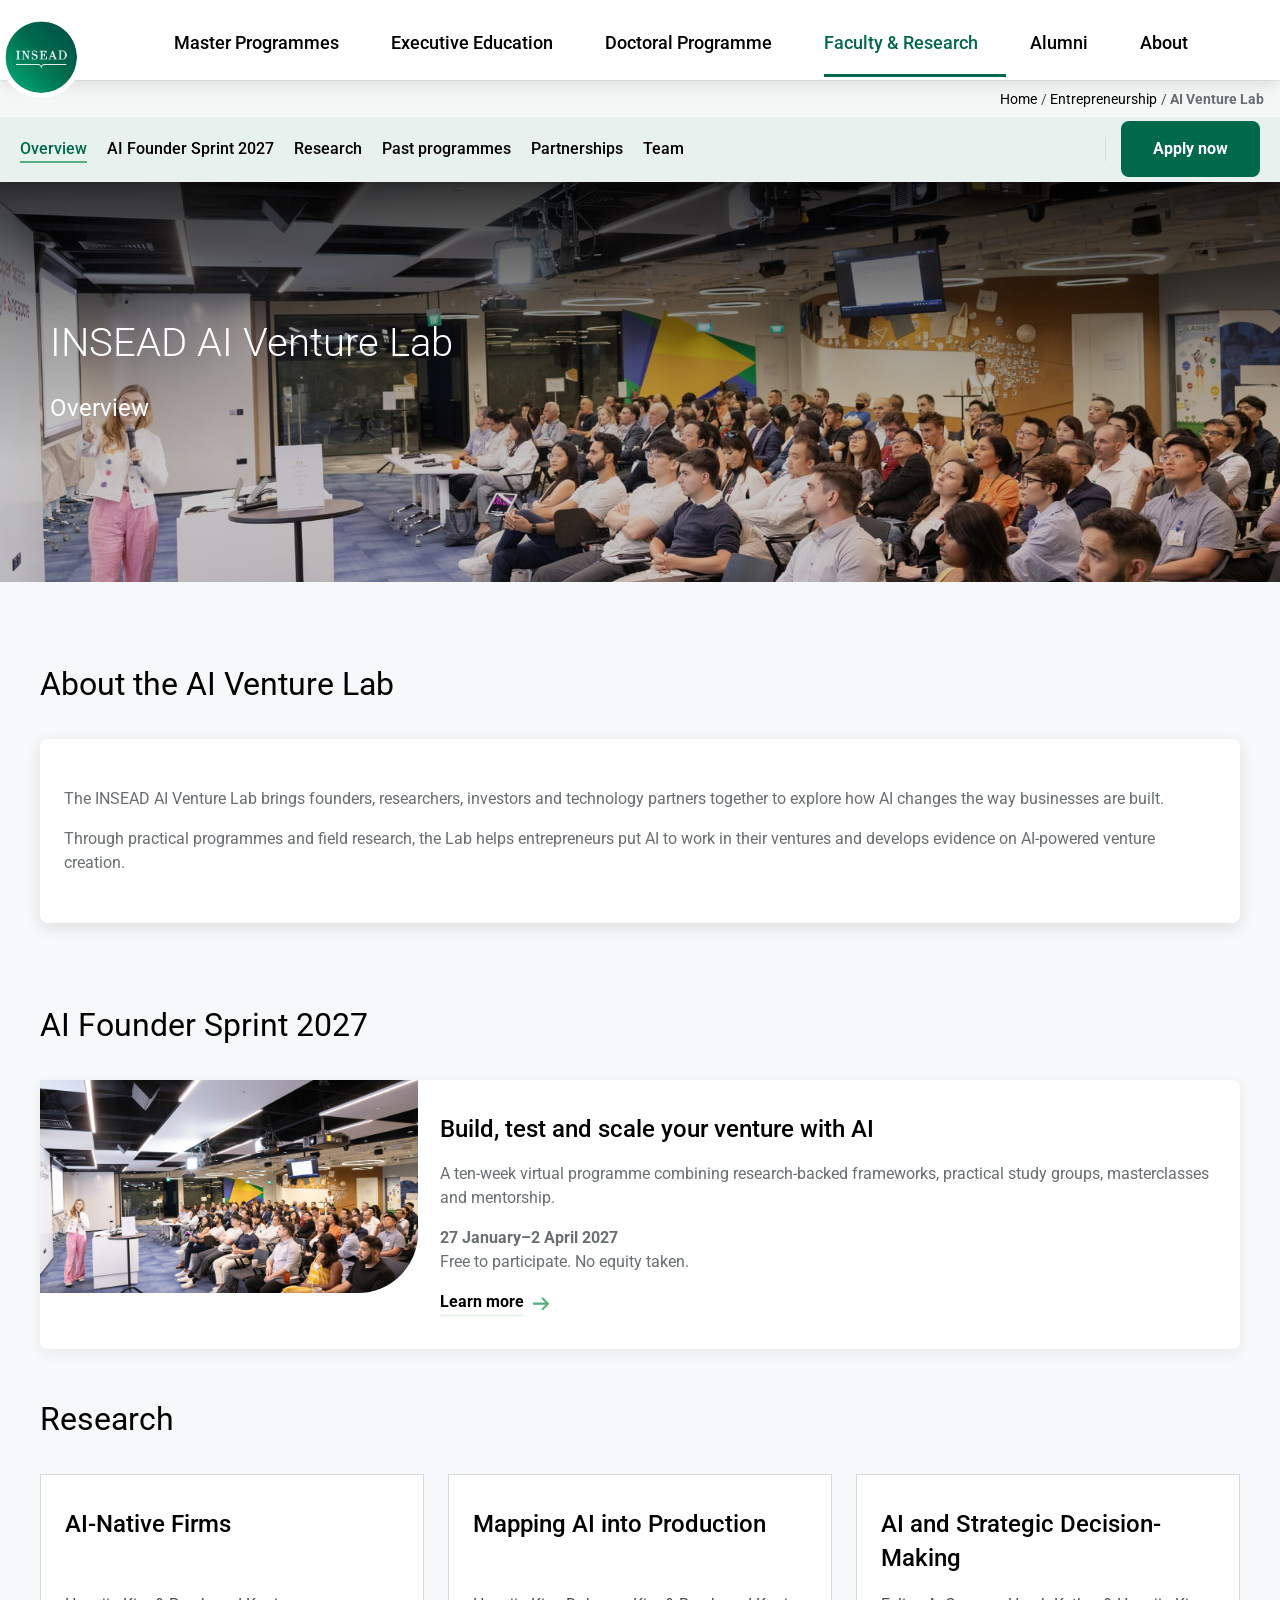
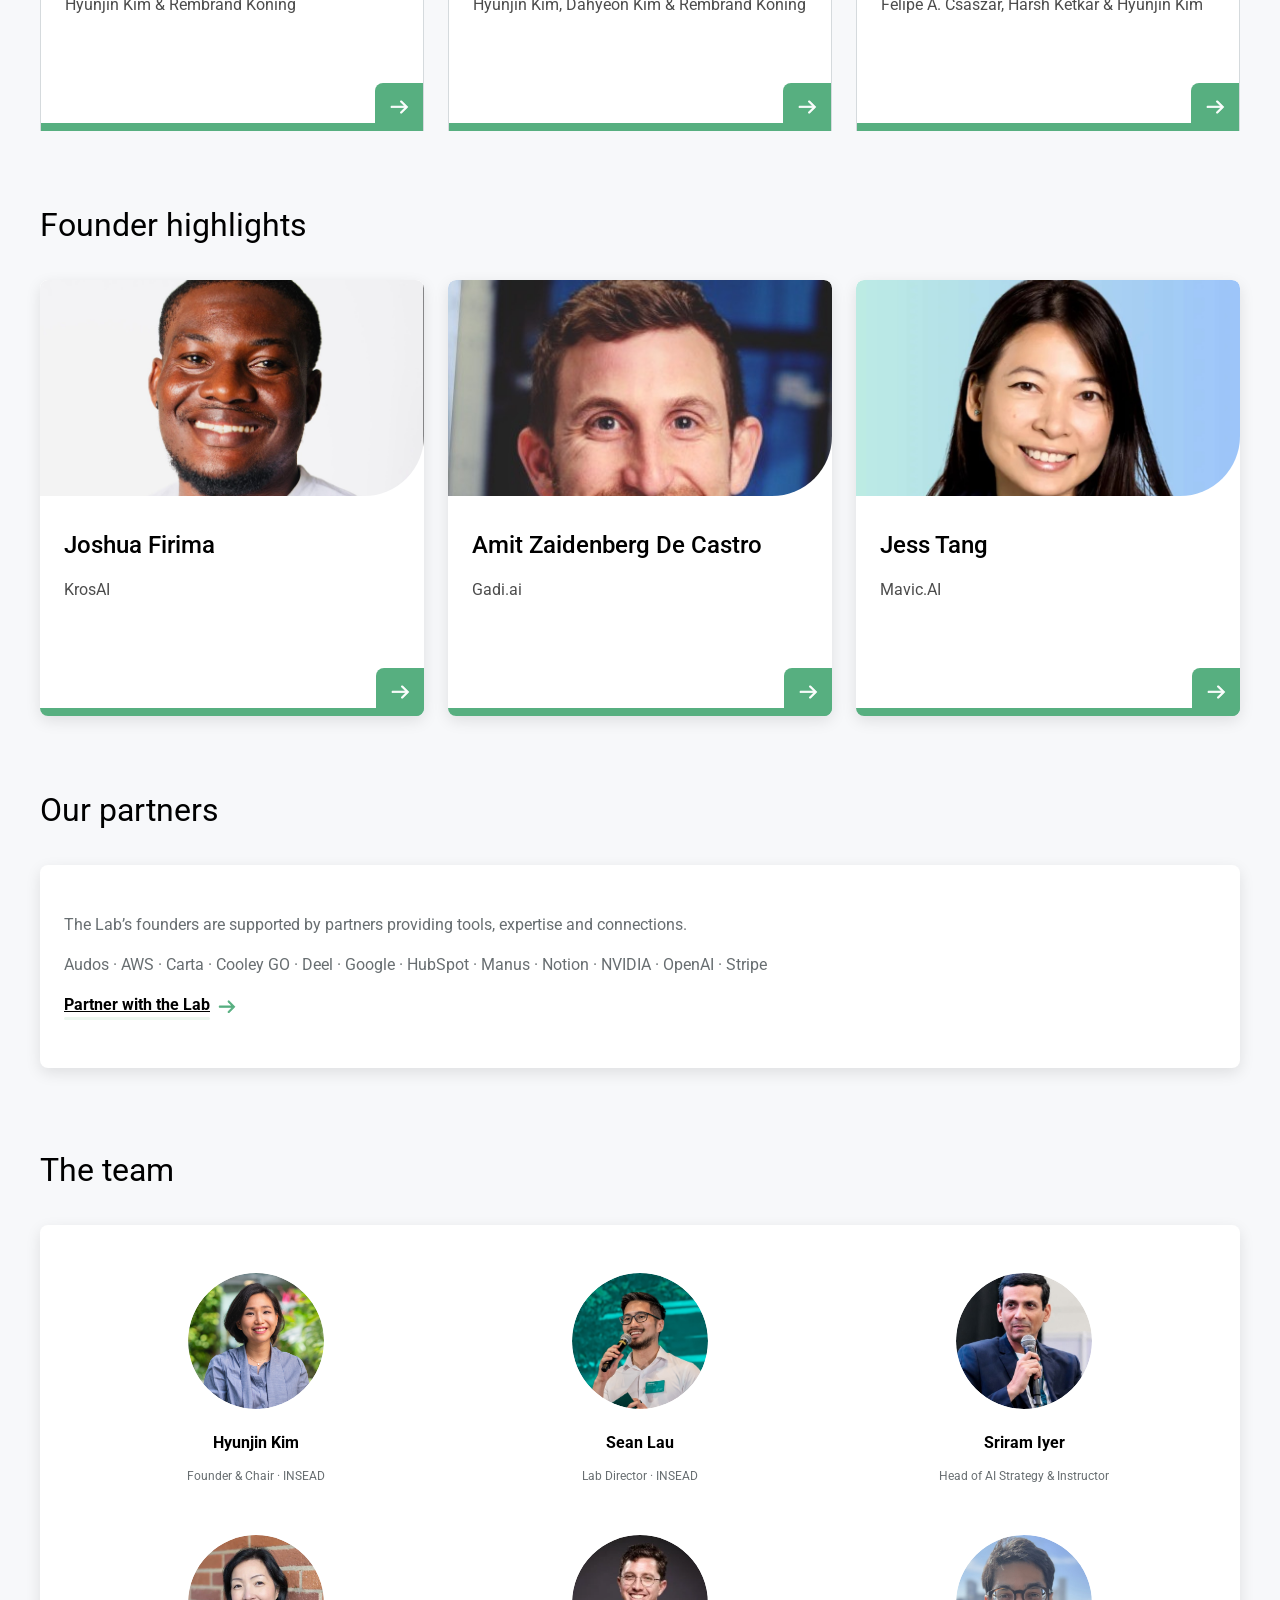
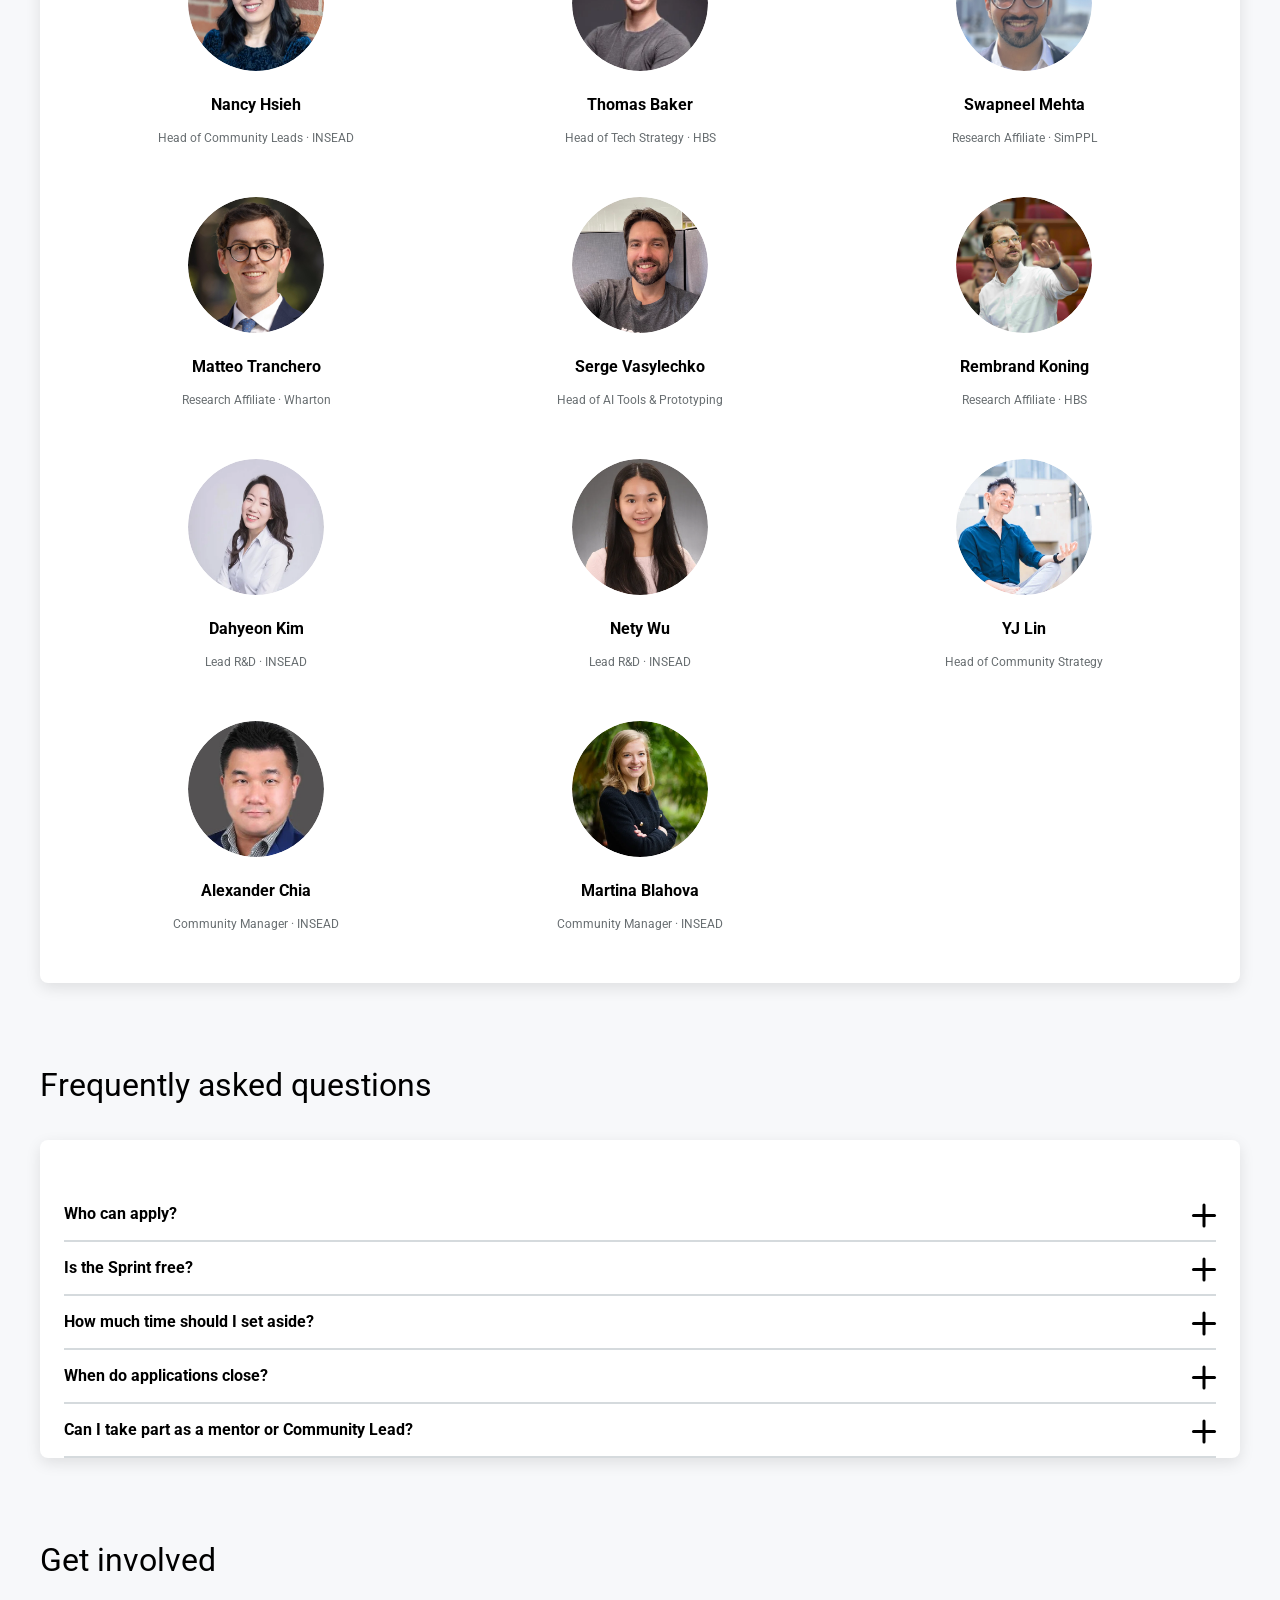
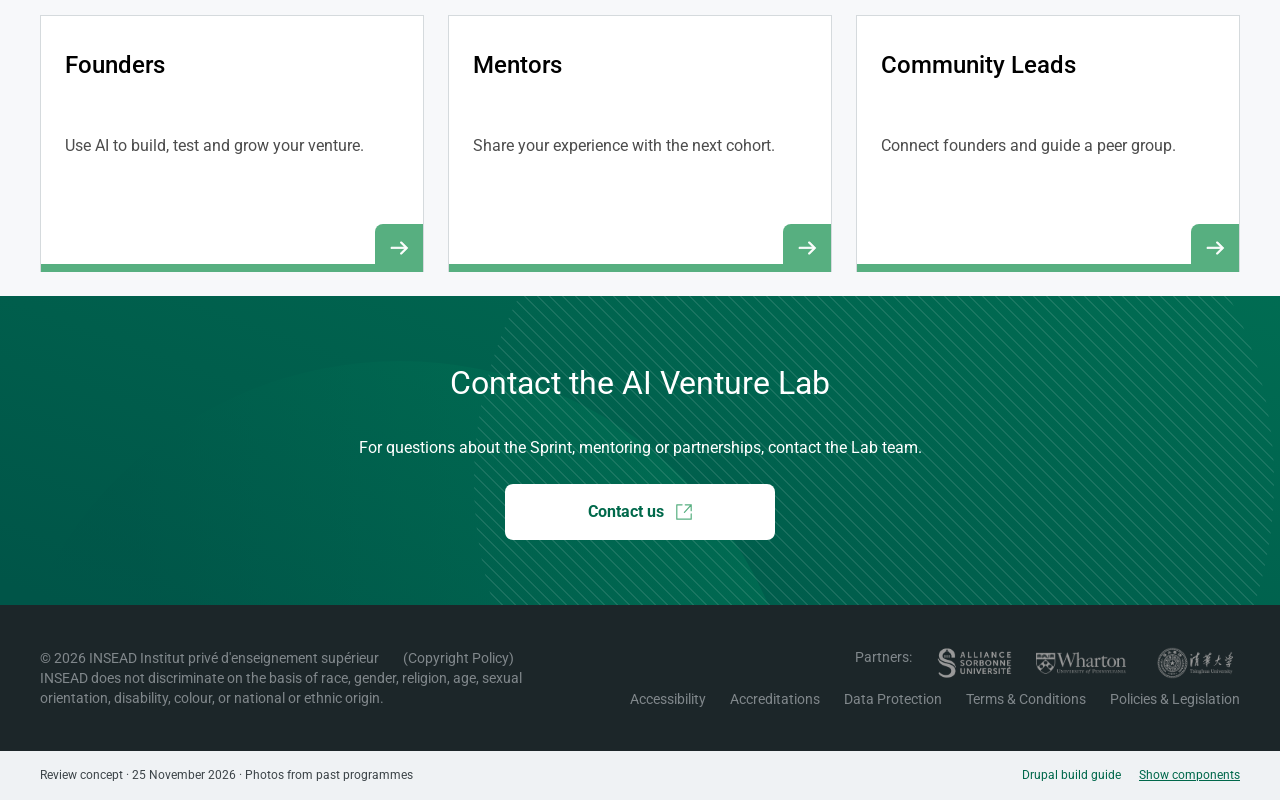
<file: index.html>
<!doctype html><html lang="en"><head><meta charset="utf-8"><meta name="viewport" content="width=device-width,initial-scale=1"><meta name="robots" content="noindex,nofollow"><title>Overview | INSEAD AI Venture Lab concept</title><link rel="stylesheet" href="fonts.css"><link rel="stylesheet" href="native.css?v=3"><link rel="stylesheet" href="preview.css?v=5"></head><body class="page__landing-page grey-view-mode grey-background has-insead-mega-menu site-insead"><a class="visually-hidden focusable" href="#main-content">Skip to main content</a><div class="layout-container"><header class="header">
              
        
  



<div class="header__primary">
  <div class="header__inner header__inner--primary">
    <button class="header__hamburger" type="button" aria-label="Open INSEAD navigation" id="global-menu-toggle"></button>
    <div class="header__branding">
              <a class="logo-link" href="https://www.insead.edu/">    

  
<img loading="eager" class="logo__image" src="insead-logo.png" alt="Logo" width="82" height="82">
  </a>          </div>
    <div class="header__inline-menu">
        <nav role="navigation" aria-labelledby="block-insead-core-mainnavigation-menu" id="block-insead-core-mainnavigation">
            
  <h2 class="visually-hidden" id="block-insead-core-mainnavigation-menu">Main navigation</h2>
  

        


<nav class="insead-mega-menu is-mm-ready" aria-label="Primary">
    <ul class="insead-mega-menu__topbar" role="menubar" aria-label="Primary">
          <li class="insead-mega-menu__topbar-item" role="none">
                          <a href="https://www.insead.edu/master-programmes" class="insead-mega-menu__topbar-trigger" role="menuitem">
            Master Programmes
                      </a>
          <span class="insead-mega-menu__topbar-caret" aria-hidden="true"></span>
              </li>
          <li class="insead-mega-menu__topbar-item" role="none">
                          <a href="https://www.insead.edu/executive-education" class="insead-mega-menu__topbar-trigger" role="menuitem">
            Executive Education
                      </a>
          <span class="insead-mega-menu__topbar-caret" aria-hidden="true"></span>
              </li>
          <li class="insead-mega-menu__topbar-item" role="none">
                          <a href="https://www.insead.edu/phd" class="insead-mega-menu__topbar-trigger" role="menuitem">
            Doctoral Programme
                      </a>
          <span class="insead-mega-menu__topbar-caret" aria-hidden="true"></span>
              </li>
          <li class="insead-mega-menu__topbar-item insead-mega-menu__topbar-item--active" role="none">
                          <a href="https://www.insead.edu/faculty-research" class="insead-mega-menu__topbar-trigger faculty-research" role="menuitem">
            Faculty &amp; Research
                      </a>
          <span class="insead-mega-menu__topbar-caret" aria-hidden="true"></span>
              </li>
          <li class="insead-mega-menu__topbar-item" role="none">
                          <a href="https://www.insead.edu/alumni" class="insead-mega-menu__topbar-trigger alumni" role="menuitem">
            Alumni
                      </a>
          <span class="insead-mega-menu__topbar-caret" aria-hidden="true"></span>
              </li>
          <li class="insead-mega-menu__topbar-item" role="none">
                          <a href="https://www.insead.edu/about-insead/the-insead-advantage" class="insead-mega-menu__topbar-trigger who-we-are" role="menuitem">
            About
                      </a>
          <span class="insead-mega-menu__topbar-caret" aria-hidden="true"></span>
              </li>
      </ul>
            </nav>

  </nav>
</div>
  </div>
</div>

            <a class="prototype-search" href="https://www.insead.edu/search" target="_blank" rel="noopener noreferrer" aria-label="Search INSEAD">⌕</a></header>
      
                    
    
    
    <div class="main"><main class="main-content" id="main-content"><div><section class="block block-system block-system-main-block clearfix block-mainpagecontent"><article class="node"><div><div class="full-width-content-template-black-background"><div class="middle-region"><section class="block block-menu-block block-menu-blocklanding-page-navigation clearfix sticky-nav-wrapper"><div class="insead-breadcrumb-nav-wrapper"><nav class="insead-breadcrumb insead-breadcrumb--in-subnav" aria-label="Breadcrumb"><ol class="insead-breadcrumb__list"><li class="insead-breadcrumb__item"><a class="insead-breadcrumb__link" href="https://www.insead.edu" target="_blank" rel="noopener noreferrer">Home</a></li><li class="insead-breadcrumb__item"><a class="insead-breadcrumb__link" href="https://www.insead.edu/insead-centre-entrepreneurship" target="_blank" rel="noopener noreferrer">Entrepreneurship</a></li><li class="insead-breadcrumb__item is-current"><span class="insead-breadcrumb__text">AI Venture Lab</span></li></ol></nav></div><div class="insead-sub-menu-bar"><div class="insead-sub-menu-bar__menu"><nav class="insead-sub-menu" aria-label="AI Venture Lab"><div class="insead-sub-menu__bar-row"><button type="button" class="insead-sub-menu__trigger" id="local-menu-toggle" aria-expanded="false" aria-controls="local-menu"><span class="insead-sub-menu__trigger-label">Overview</span><span class="insead-sub-menu__trigger-icon" aria-hidden="true"></span></button></div><div class="insead-sub-menu__drawer" id="local-menu"><ul class="insead-sub-menu__list insead-sub-menu__list--l1"><li class="insead-sub-menu__item insead-sub-menu__item--l1 is-active"><a class="insead-sub-menu__link" href="index.html">Overview</a></li><li class="insead-sub-menu__item insead-sub-menu__item--l1"><a class="insead-sub-menu__link" href="sprint2027.html">AI Founder Sprint 2027</a></li><li class="insead-sub-menu__item insead-sub-menu__item--l1"><a class="insead-sub-menu__link" href="index.html#research">Research</a></li><li class="insead-sub-menu__item insead-sub-menu__item--l1"><a class="insead-sub-menu__link" href="past-programmes.html">Past programmes</a></li><li class="insead-sub-menu__item insead-sub-menu__item--l1"><a class="insead-sub-menu__link" href="partnerships.html">Partnerships</a></li><li class="insead-sub-menu__item insead-sub-menu__item--l1"><a class="insead-sub-menu__link" href="index.html#team">Team</a></li></ul></div></nav></div><div class="insead-sub-menu-bar__actions"><a class="button button--primary" href="https://venture-lab.ai/apply/founder" target="_blank" rel="noopener noreferrer">Apply now</a></div></div></section><section class="block block-layout-builder block-inline-blocktop-banner block--view-mode-default clearfix banner-analytics" data-native="Top Banner · plain banner"><div class="plain-banner plain-banner--bt-margin"><div class="plain-banner__container text-white"><div class="plain-banner__item"><div class="plain-banner__figure"><picture class="image"><img class="image" src="sprint-2025.jpg" alt="Speaker and audience at the AI Founder Sprint 2025"></picture></div><div class="plain-banner__content"><div class="plain-banner__wrapper"><h1 class="h2 h2--plain-banner-heading">INSEAD AI Venture Lab</h1><p class="paragraph plain-banner__description">Overview</p></div></div></div></div></div></section></div></div><div class="layout layout--onecol"><div class="layout__region layout__region--content"><section class="block block-layout-builder block-inline-blockcontent-block block--view-mode-full clearfix" data-native="Section → Text"><div class="paragraph-section paragraph-section--with-bg section" id="about"><div class="section-title-cta"><h2 class="h2">About the AI Venture Lab</h2></div><div class="paragraph-section__container paragraph-section__container--with-bg"><div class="layout layout--onecol"><div class="layout__region layout__region--content"><div class="component-region-content text"><div class="text-long"><p>The INSEAD AI Venture Lab brings founders, researchers, investors and technology partners together to explore how AI changes the way businesses are built.</p><p>Through practical programmes and field research, the Lab helps entrepreneurs put AI to work in their ventures and develops evidence on AI-powered venture creation.</p></div></div></div></div></div></div></section><section class="block block-layout-builder block-inline-blockcontent-block block--view-mode-full clearfix" data-native="External Listing Content · image/text presentation"><div class="paragraph-section section" id="sprint"><div class="section-title-cta"><h2 class="h2">AI Founder Sprint 2027</h2></div><div class="layout layout--onecol"><div class="layout__region layout__region--content"><div class="image-text-variant-three external-listing-events component-region-content"><div class="image-text-variant-three__left"><picture class="image"><img class="image" src="sprint-2025.jpg" alt="AI Founder Sprint 2025" style="aspect-ratio:16/9;object-fit:cover;object-position:50% 20%"></picture></div><div class="image-text-variant-three__right"><h3 class="h3 h3--image-text-title">Build, test and scale your venture with AI</h3><div class="image-text-variant-three__description"><p>A ten-week virtual programme combining research-backed frameworks, practical study groups, masterclasses and mentorship.</p><p><strong>27 January–2 April 2027</strong><br>Free to participate. No equity taken.</p></div><div class="link-arrow"><a class="with-arrow__link" href="sprint2027.html">Learn more</a></div></div></div></div></div></div></section><section class="block block-layout-builder block-inline-blockcontent-block block--view-mode-full clearfix" data-native="Section → External Listing Content · text cards"><div class="paragraph-section section" id="research"><div class="section-title-cta"><h2 class="h2">Research</h2></div><div class="layout layout--onecol"><div class="layout__region layout__region--content"><div class="component-region-content external-listing-content"><div class="grid grid--article-card"><a class="grid__item grid__item--one-third link" href="https://papers.ssrn.com/sol3/papers.cfm?abstract_id=6905079" target="_blank" rel="noopener noreferrer"><div class="card-object card-object--without-media external-listing-events"><div class="list-object"><h3 class="h3 list-object__heading">AI-Native Firms</h3><div class="list-object__description">Hyunjin Kim & Rembrand Koning</div><span class="link link--view-more">Learn more</span></div></div></a><a class="grid__item grid__item--one-third link" href="https://sites.insead.edu/facultyresearch/research/doc.cfm?did=75343" target="_blank" rel="noopener noreferrer"><div class="card-object card-object--without-media external-listing-events"><div class="list-object"><h3 class="h3 list-object__heading">Mapping AI into Production</h3><div class="list-object__description">Hyunjin Kim, Dahyeon Kim & Rembrand Koning</div><span class="link link--view-more">Learn more</span></div></div></a><a class="grid__item grid__item--one-third link" href="https://sites.insead.edu/facultyresearch/research/doc.cfm?did=73275" target="_blank" rel="noopener noreferrer"><div class="card-object card-object--without-media external-listing-events"><div class="list-object"><h3 class="h3 list-object__heading">AI and Strategic Decision-Making</h3><div class="list-object__description">Felipe A. Csaszar, Harsh Ketkar & Hyunjin Kim</div><span class="link link--view-more">Learn more</span></div></div></a></div></div></div></div></div></section><section class="block block-layout-builder block-inline-blockcontent-block block--view-mode-full clearfix" data-native="Section → External Listing Content · image cards"><div class="paragraph-section section" id="founders"><div class="section-title-cta"><h2 class="h2">Founder highlights</h2></div><div class="layout layout--onecol"><div class="layout__region layout__region--content"><div class="component-region-content external-listing-content"><div class="grid grid--article-card"><a class="grid__item grid__item--one-third link" href="https://venture-lab.ai/past-programs" target="_blank" rel="noopener noreferrer"><div class="card-object card-object--with-media external-listing-events"><div class="card-object__figure"><picture class="image"><img class="image" src="joshua-firima.jpeg" alt="Joshua Firima" style="aspect-ratio:16/9;object-fit:cover;object-position:50% 20%"></picture></div><div class="list-object"><h3 class="h3 list-object__heading">Joshua Firima</h3><div class="list-object__description"><p>KrosAI</p></div><span class="link link--view-more">Learn more</span></div></div></a><a class="grid__item grid__item--one-third link" href="https://venture-lab.ai/past-programs" target="_blank" rel="noopener noreferrer"><div class="card-object card-object--with-media external-listing-events"><div class="card-object__figure"><picture class="image"><img class="image" src="amit-zaidenberg.jpeg" alt="Amit Zaidenberg De Castro" style="aspect-ratio:16/9;object-fit:cover;object-position:50% 20%"></picture></div><div class="list-object"><h3 class="h3 list-object__heading">Amit Zaidenberg De Castro</h3><div class="list-object__description"><p>Gadi.ai</p></div><span class="link link--view-more">Learn more</span></div></div></a><a class="grid__item grid__item--one-third link" href="https://venture-lab.ai/past-programs" target="_blank" rel="noopener noreferrer"><div class="card-object card-object--with-media external-listing-events"><div class="card-object__figure"><picture class="image"><img class="image" src="jess-tang-crop.jpg" alt="Jess Tang" style="aspect-ratio:16/9;object-fit:cover;object-position:50% 20%"></picture></div><div class="list-object"><h3 class="h3 list-object__heading">Jess Tang</h3><div class="list-object__description"><p>Mavic.AI</p></div><span class="link link--view-more">Learn more</span></div></div></a></div></div></div></div></div></section><section class="block block-layout-builder block-inline-blockcontent-block block--view-mode-full clearfix" data-native="Section → Text"><div class="paragraph-section paragraph-section--with-bg section" id="partners"><div class="section-title-cta"><h2 class="h2">Our partners</h2></div><div class="paragraph-section__container paragraph-section__container--with-bg"><div class="layout layout--onecol"><div class="layout__region layout__region--content"><div class="component-region-content text"><div class="text-long"><p>The Lab’s founders are supported by partners providing tools, expertise and connections.</p><p>Audos · AWS · Carta · Cooley GO · Deel · Google · HubSpot · Manus · Notion · NVIDIA · OpenAI · Stripe</p><div class="link-arrow"><a class="with-arrow__link" href="partnerships.html">Partner with the Lab</a></div></div></div></div></div></div></div></section><section class="block block-layout-builder block-inline-blockcontent-block block--view-mode-full clearfix" data-native="Section → Related Content · Profile Cards"><div class="paragraph-section paragraph-section--with-bg section" id="team"><div class="section-title-cta"><h2 class="h2">The team</h2></div><div class="paragraph-section__container paragraph-section__container--with-bg"><div class="layout layout--onecol"><div class="layout__region layout__region--content"><div class="component-region-content related-content"><div class="profile-card profile-card-- component-region-content related-content"><div class="profile-info"><div class="profile-info__profile-image"><picture class="image"><img class="image" style="width:100%;height:100%;object-fit:cover" src="hyunjin-kim-DU73h3ld.webp" alt="Hyunjin Kim"></picture></div><div class="profile-info__profile-text"><div class="profile-info__profile-name-card"><h3 class="h5 author-profile">Hyunjin Kim</h3></div><p class="paragraph designation">Founder & Chair · INSEAD</p></div></div><div class="profile-info"><div class="profile-info__profile-image"><picture class="image"><img class="image" style="width:100%;height:100%;object-fit:cover" src="sean-lau.jpg" alt="Sean Lau"></picture></div><div class="profile-info__profile-text"><div class="profile-info__profile-name-card"><h3 class="h5 author-profile">Sean Lau</h3></div><p class="paragraph designation">Lab Director · INSEAD</p></div></div><div class="profile-info"><div class="profile-info__profile-image"><picture class="image"><img class="image" style="width:100%;height:100%;object-fit:cover" src="sriram-iyer-3.jpg" alt="Sriram Iyer"></picture></div><div class="profile-info__profile-text"><div class="profile-info__profile-name-card"><h3 class="h5 author-profile">Sriram Iyer</h3></div><p class="paragraph designation">Head of AI Strategy & Instructor</p></div></div><div class="profile-info"><div class="profile-info__profile-image"><picture class="image"><img class="image" style="width:100%;height:100%;object-fit:cover" src="nancy-hsieh-B7uFYmL9.webp" alt="Nancy Hsieh"></picture></div><div class="profile-info__profile-text"><div class="profile-info__profile-name-card"><h3 class="h5 author-profile">Nancy Hsieh</h3></div><p class="paragraph designation">Head of Community Leads · INSEAD</p></div></div><div class="profile-info"><div class="profile-info__profile-image"><picture class="image"><img class="image" style="width:100%;height:100%;object-fit:cover" src="thomas-baker-QJCjmIYq.webp" alt="Thomas Baker"></picture></div><div class="profile-info__profile-text"><div class="profile-info__profile-name-card"><h3 class="h5 author-profile">Thomas Baker</h3></div><p class="paragraph designation">Head of Tech Strategy · HBS</p></div></div><div class="profile-info"><div class="profile-info__profile-image"><picture class="image"><img class="image" style="width:100%;height:100%;object-fit:cover" src="swapneel-mehta.jpg" alt="Swapneel Mehta"></picture></div><div class="profile-info__profile-text"><div class="profile-info__profile-name-card"><h3 class="h5 author-profile">Swapneel Mehta</h3></div><p class="paragraph designation">Research Affiliate · SimPPL</p></div></div><div class="profile-info"><div class="profile-info__profile-image"><picture class="image"><img class="image" style="width:100%;height:100%;object-fit:cover" src="matteo-tranchero.jpg" alt="Matteo Tranchero"></picture></div><div class="profile-info__profile-text"><div class="profile-info__profile-name-card"><h3 class="h5 author-profile">Matteo Tranchero</h3></div><p class="paragraph designation">Research Affiliate · Wharton</p></div></div><div class="profile-info"><div class="profile-info__profile-image"><picture class="image"><img class="image" style="width:100%;height:100%;object-fit:cover" src="serge-vasylechko-me3EJpKC.webp" alt="Serge Vasylechko"></picture></div><div class="profile-info__profile-text"><div class="profile-info__profile-name-card"><h3 class="h5 author-profile">Serge Vasylechko</h3></div><p class="paragraph designation">Head of AI Tools & Prototyping</p></div></div><div class="profile-info"><div class="profile-info__profile-image"><picture class="image"><img class="image" style="width:100%;height:100%;object-fit:cover" src="rembrand-koning-CyjeFf4n.webp" alt="Rembrand Koning"></picture></div><div class="profile-info__profile-text"><div class="profile-info__profile-name-card"><h3 class="h5 author-profile">Rembrand Koning</h3></div><p class="paragraph designation">Research Affiliate · HBS</p></div></div><div class="profile-info"><div class="profile-info__profile-image"><picture class="image"><img class="image" style="width:100%;height:100%;object-fit:cover" src="dahyeon-kim-BDwVLeGD.webp" alt="Dahyeon Kim"></picture></div><div class="profile-info__profile-text"><div class="profile-info__profile-name-card"><h3 class="h5 author-profile">Dahyeon Kim</h3></div><p class="paragraph designation">Lead R&D · INSEAD</p></div></div><div class="profile-info"><div class="profile-info__profile-image"><picture class="image"><img class="image" style="width:100%;height:100%;object-fit:cover" src="nety-wu-BMD_rjvN.webp" alt="Nety Wu"></picture></div><div class="profile-info__profile-text"><div class="profile-info__profile-name-card"><h3 class="h5 author-profile">Nety Wu</h3></div><p class="paragraph designation">Lead R&D · INSEAD</p></div></div><div class="profile-info"><div class="profile-info__profile-image"><picture class="image"><img class="image" style="width:100%;height:100%;object-fit:cover" src="yj-lin-Db3J1F6Q.webp" alt="YJ Lin"></picture></div><div class="profile-info__profile-text"><div class="profile-info__profile-name-card"><h3 class="h5 author-profile">YJ Lin</h3></div><p class="paragraph designation">Head of Community Strategy</p></div></div><div class="profile-info"><div class="profile-info__profile-image"><picture class="image"><img class="image" style="width:100%;height:100%;object-fit:cover" src="alexander-chia-CP0M5kD4.webp" alt="Alexander Chia"></picture></div><div class="profile-info__profile-text"><div class="profile-info__profile-name-card"><h3 class="h5 author-profile">Alexander Chia</h3></div><p class="paragraph designation">Community Manager · INSEAD</p></div></div><div class="profile-info"><div class="profile-info__profile-image"><picture class="image"><img class="image" style="width:100%;height:100%;object-fit:cover" src="martina-blahova-SiBJsA2p.webp" alt="Martina Blahova"></picture></div><div class="profile-info__profile-text"><div class="profile-info__profile-name-card"><h3 class="h5 author-profile">Martina Blahova</h3></div><p class="paragraph designation">Community Manager · INSEAD</p></div></div></div></div></div></div></div></div></section><section class="block block-layout-builder block-inline-blockcontent-block block--view-mode-full clearfix" data-native="Section → Accordion → Text"><div class="paragraph-section paragraph-section--with-bg section" id="faq"><div class="section-title-cta"><h2 class="h2">Frequently asked questions</h2></div><div class="paragraph-section__container paragraph-section__container--with-bg"><div class="layout layout--onecol"><div class="layout__region layout__region--content"><div class="component-region-content"><dl class="accordion accordion--border_top component-region-content"><dt class="accordion__title accordion__title--gap-small"><button class="native-accordion-button" aria-expanded="false" aria-controls="answer-0">Who can apply?</button></dt><dd class="accordion__content" id="answer-0"><div class="component-region-content text"><div class="text-long"><p>Early-stage founders from anywhere in the world can apply. You must be at least 18. You do not need an INSEAD affiliation or an AI product.</p></div></div></dd></dl></div><div class="component-region-content"><dl class="accordion accordion--border_top component-region-content"><dt class="accordion__title accordion__title--gap-small"><button class="native-accordion-button" aria-expanded="false" aria-controls="answer-1">Is the Sprint free?</button></dt><dd class="accordion__content" id="answer-1"><div class="component-region-content text"><div class="text-long"><p>Yes. There are no participation fees and the Lab takes no equity.</p></div></div></dd></dl></div><div class="component-region-content"><dl class="accordion accordion--border_top component-region-content"><dt class="accordion__title accordion__title--gap-small"><button class="native-accordion-button" aria-expanded="false" aria-controls="answer-2">How much time should I set aside?</button></dt><dd class="accordion__content" id="answer-2"><div class="component-region-content text"><div class="text-long"><p>Plan for around 2–3 hours each week during onboarding and the final weeks, and 4–5 hours each week during the build phase. The Sprint does not require full-time availability.</p></div></div></dd></dl></div><div class="component-region-content"><dl class="accordion accordion--border_top component-region-content"><dt class="accordion__title accordion__title--gap-small"><button class="native-accordion-button" aria-expanded="false" aria-controls="answer-3">When do applications close?</button></dt><dd class="accordion__content" id="answer-3"><div class="component-region-content text"><div class="text-long"><p>Applications close on 1 December 2026 at 11:59 pm Singapore time (GMT+8). Selected founders are expected to be notified in early January 2027.</p></div></div></dd></dl></div><div class="component-region-content"><dl class="accordion accordion--border_top component-region-content"><dt class="accordion__title accordion__title--gap-small"><button class="native-accordion-button" aria-expanded="false" aria-controls="answer-4">Can I take part as a mentor or Community Lead?</button></dt><dd class="accordion__content" id="answer-4"><div class="component-region-content text"><div class="text-long"><p>Yes. The Lab welcomes mentors and Community Leads. Use the involvement links below to learn more and apply.</p></div></div></dd></dl></div></div></div></div></div></section><section class="block block-layout-builder block-inline-blockcontent-block block--view-mode-full clearfix" data-native="Section → External Listing Content · text cards"><div class="paragraph-section section" id="get-involved"><div class="section-title-cta"><h2 class="h2">Get involved</h2></div><div class="layout layout--onecol"><div class="layout__region layout__region--content"><div class="component-region-content external-listing-content"><div class="grid grid--article-card"><a class="grid__item grid__item--one-third link" href="https://venture-lab.ai/apply/founder" target="_blank" rel="noopener noreferrer"><div class="card-object card-object--without-media external-listing-events"><div class="list-object"><h3 class="h3 list-object__heading">Founders</h3><div class="list-object__description">Use AI to build, test and grow your venture.</div><span class="link link--view-more">Learn more</span></div></div></a><a class="grid__item grid__item--one-third link" href="https://venture-lab.ai/apply/mentor" target="_blank" rel="noopener noreferrer"><div class="card-object card-object--without-media external-listing-events"><div class="list-object"><h3 class="h3 list-object__heading">Mentors</h3><div class="list-object__description">Share your experience with the next cohort.</div><span class="link link--view-more">Learn more</span></div></div></a><a class="grid__item grid__item--one-third link" href="https://venture-lab.ai/apply/community-lead" target="_blank" rel="noopener noreferrer"><div class="card-object card-object--without-media external-listing-events"><div class="list-object"><h3 class="h3 list-object__heading">Community Leads</h3><div class="list-object__description">Connect founders and guide a peer group.</div><span class="link link--view-more">Learn more</span></div></div></a></div></div></div></div></div></section></div></div><div class="full-width-content-template-black-background"><div class="middle-region"><section class="bottom-banner  block block-layout-builder block-inline-blockbottom-banner block--view-mode-full clearfix">
    
    
  <div class="bottom-banner__content">
    
  
  

  <div class="banner-cta">
          

<h2 class="h2 h2--clr-white banner-cta__heading">Contact the AI Venture Lab</h2>
              <div class="banner-cta__description">For questions about the Sprint, mentoring or partnerships, contact the Lab team.</div><div class="banner-cta__cta-links">
                            <a class="button button--secondary-large button--is-external" target="_blank" href="mailto:aiventurelab@insead.edu">Contact us</a>              </div>
      </div>
  </div>
</section>

      </div></div></div></article></section></div></main></div><footer class="footer">
      <div class="footer__bottom-section">
        <div class="footer__wrapper">
          <div class="footer__bottom">
              <div class="footer__bottom-left">
                      <div>
    <section id="block-copyrightblock" class="block block-insd-library block-copyright-block clearfix">
  
    
      <div class="clear-both footer-copyright">
  <p class="paragraph">
    © 2026 INSEAD Institut privé d'enseignement supérieur
  </p>
      <ul class="footer-menu footer-menu--horizontal footer-menu--dark-menu">
              <li class="footer-menu__item">
          <a class="footer-menu__link" href="https://www.insead.edu/copyright">
            <span>(Copyright Policy)</span>
          </a>
        </li>
          </ul>
  </div>

  </section>
<section id="block-copyrightblock-2" class="block block-insd-library block-copyright-block clearfix">
  
    
      <div class="clear-both footer-copyright">
  <p class="paragraph">
    INSEAD does not discriminate on the basis of race, gender, religion, age, sexual orientation, disability, colour, or national or ethnic origin.
  </p>
  </div>

  </section>

  </div>

  
                  
<ul class="footer-menu footer-menu--horizontal">
    
      </ul>
              </div>
            <div class="footer__bottom-right">
                    <div>
    

<div id="block-globalfooterotherinseadsites" class="footer__bottom-right">
  <nav role="navigation" aria-labelledby="block-globalfooterotherinseadsites-menu" class="footer__bottom-right">
            
          
<p class="paragraph">
      Partners:
  </p>
        

              
  
  


  <ul class="menu-with-image">
      <li class="menu-with-image__item">
            
      <a href="https://www.insead.edu/inst-sorbonne-universite-partnership" target="_self" class="menu-with-image__link" submenu_link_seperator="0">                  
  
  <div class="menu_link_content menu-link-contentpartners view-mode-default menu-dropdown menu-dropdown-0 menu-type-default">
              
            <div><div>
  
  
            <div>  <img loading="eager" src="native-d160ad2938.png" width="213" height="90" alt="Sorbonne Logo" typeof="foaf:Image">

</div>
      
</div>
</div>
      
      </div>



              </a>
    </li>
      <li class="menu-with-image__item">
            
      <a href="https://www.insead.edu/wharton-alliance/insead-wharton-alliance-overview" target="_self" class="menu-with-image__link" submenu_link_seperator="0">                  
  
  <div class="menu_link_content menu-link-contentpartners view-mode-default menu-dropdown menu-dropdown-0 menu-type-default">
              
            <div><div>
  
  
            <div>  <img loading="eager" src="native-f8d9a577a1.png" width="230" height="56" alt="Wharton Logo" typeof="foaf:Image">

</div>
      
</div>
</div>
      
      </div>



              </a>
    </li>
      <li class="menu-with-image__item">
            
      <a href="https://www.insead.edu/master-programmes/tiemba" target="_self" class="menu-with-image__link" submenu_link_seperator="0">                  
  
  <div class="menu_link_content menu-link-contentpartners view-mode-default menu-dropdown menu-dropdown-0 menu-type-default">
              
            <div><div>
  
  
            <div>  <img loading="eager" src="native-5267579cb4.png" width="230" height="81" alt="Tsinghua Logo" typeof="foaf:Image">

</div>
      
</div>
</div>
      
      </div>



              </a>
    </li>
    </ul>



      </nav>
</div>


<div>
  <nav role="navigation" aria-labelledby="block-globalfooterleftnavigation-menu" id="block-globalfooterleftnavigation">
                      
          
              
<ul class="footer-menu footer-menu--horizontal footer-menu--dark-menu">
    
          
<li class="footer-menu__item">
      <a class="footer-menu__link" href="https://www.insead.edu/accessibility-statement">          <span>Accessibility</span>
      </a>  </li>
          
<li class="footer-menu__item">
      <a class="footer-menu__link" submenu_link_seperator="0" href="https://www.insead.edu/accreditations">          <span>Accreditations</span>
      </a>  </li>
          
<li class="footer-menu__item">
      <a class="footer-menu__link" submenu_link_seperator="0" href="https://www.insead.edu/about-insead/data-protection-notice">          <span>Data Protection</span>
      </a>  </li>
          
<li class="footer-menu__item">
      <a class="footer-menu__link" submenu_link_seperator="0" href="https://www.insead.edu/terms-and-conditions">          <span>Terms &amp; Conditions</span>
      </a>  </li>
          
<li class="footer-menu__item">
      <a class="footer-menu__link" submenu_link_seperator="0" href="https://www.insead.edu/about-insead/policies-and-legislations">          <span>Policies &amp; Legislation</span>
      </a>  </li>
      </ul>

      </nav>
</div>

  </div>

  
            </div>
          </div>
        </div>
      </div>
    </footer>
  <aside class="prototype-review"><span>Review concept · 25 November 2026 · Photos from past programmes</span><div><a class="link" href="drupal-guide.html">Drupal build guide</a> <button id="component-toggle" aria-pressed="false">Show components</button></div></aside></div><script src="site.js?v=3"></script></body></html>
</file>
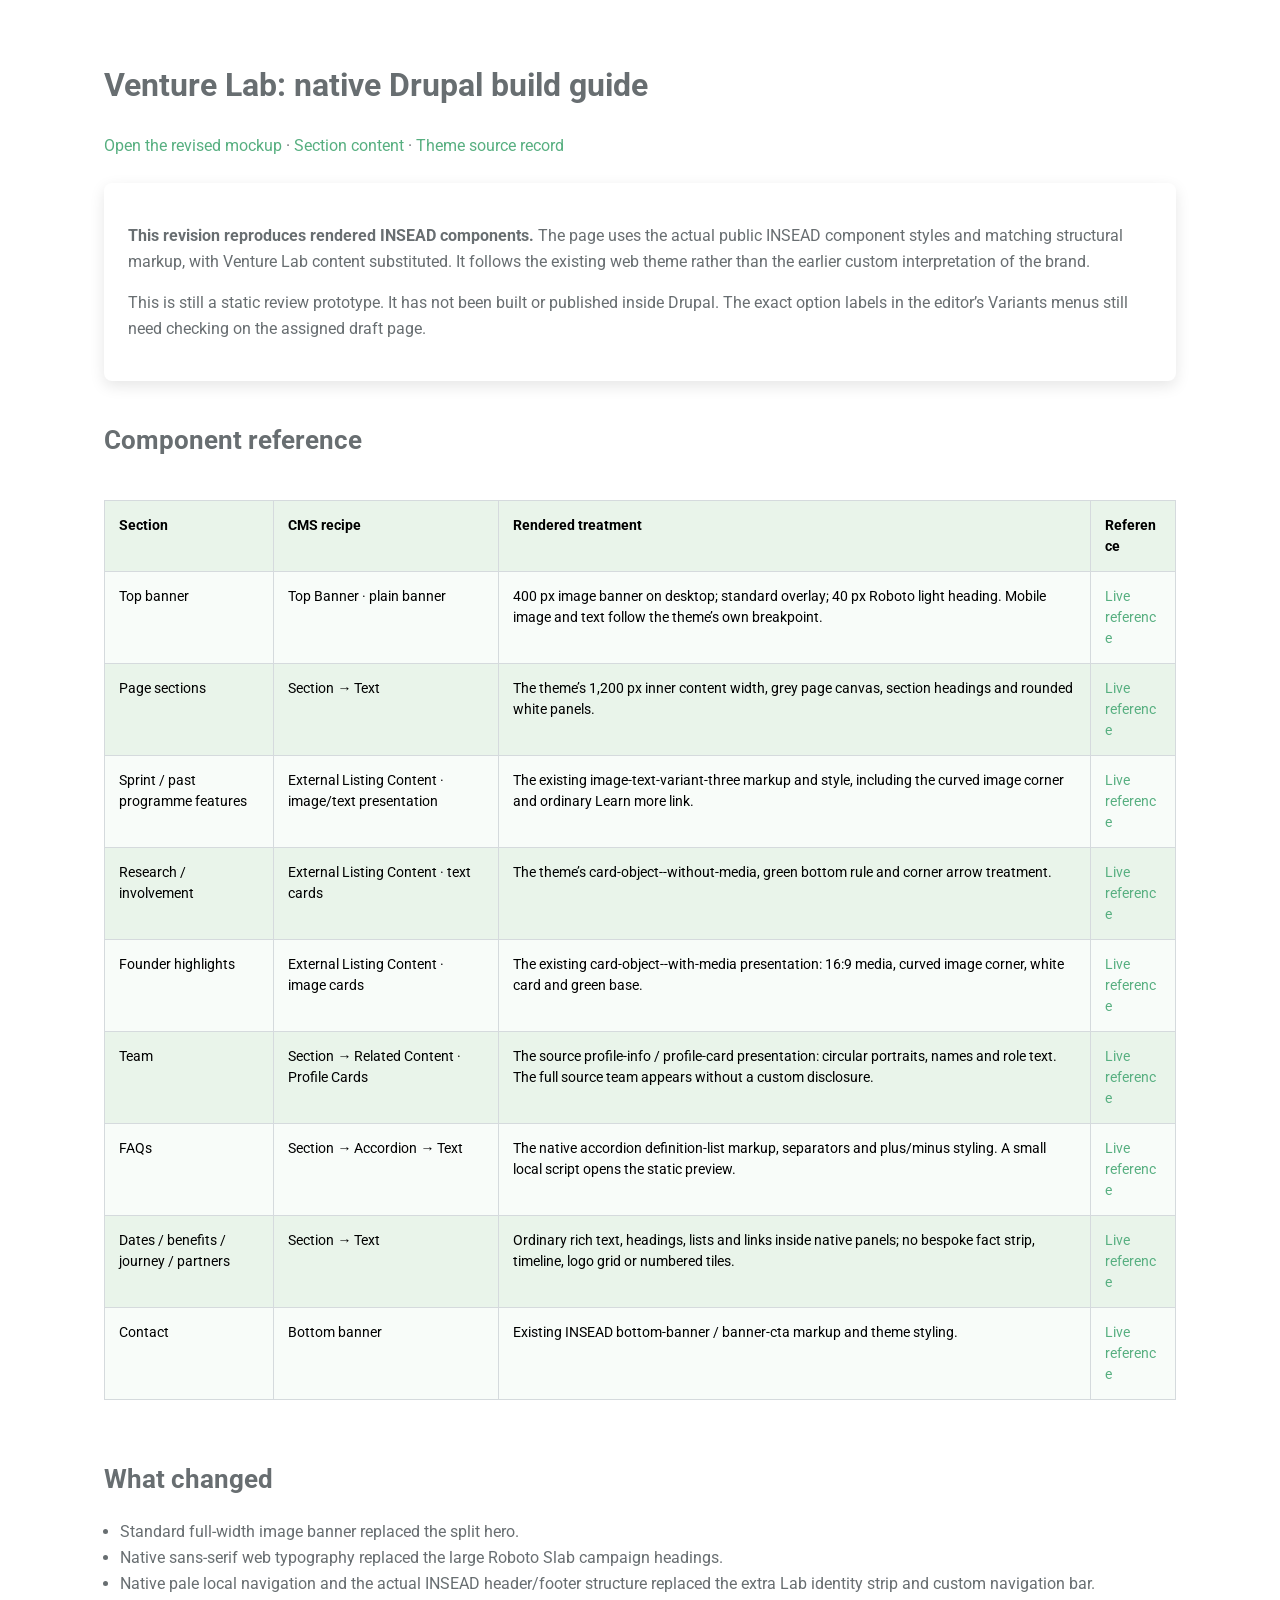
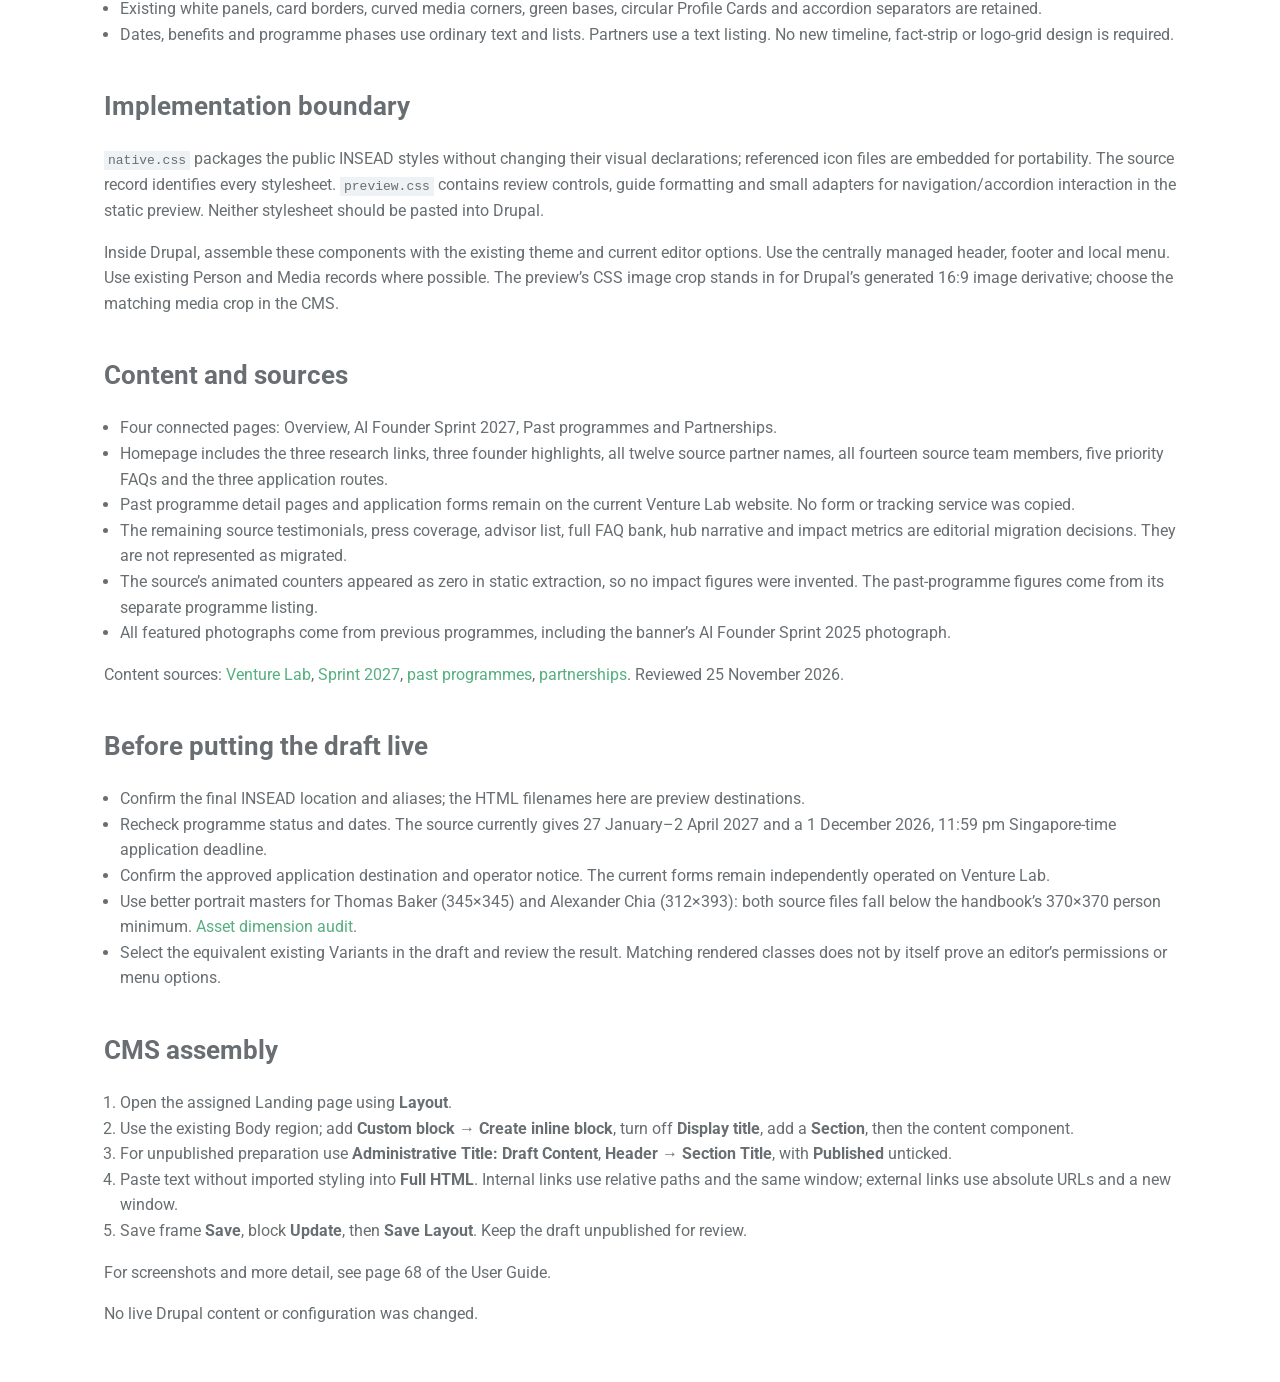
<file: drupal-guide.html>
<!doctype html><html lang="en"><head><meta charset="utf-8"><meta name="viewport" content="width=device-width,initial-scale=1"><meta name="robots" content="noindex,nofollow"><title>Venture Lab native Drupal build guide</title><link rel="stylesheet" href="fonts.css"><link rel="stylesheet" href="native.css?v=3"><link rel="stylesheet" href="preview.css?v=5"></head><body class="grey-background"><div class="guide"><h1>Venture Lab: native Drupal build guide</h1><p><a href="index.html">Open the revised mockup</a> · <a href="drupal-content.json">Section content</a> · <a href="native-theme-sources.json">Theme source record</a></p><div class="notice"><p><strong>This revision reproduces rendered INSEAD components.</strong> The page uses the actual public INSEAD component styles and matching structural markup, with Venture Lab content substituted. It follows the existing web theme rather than the earlier custom interpretation of the brand.</p><p>This is still a static review prototype. It has not been built or published inside Drupal. The exact option labels in the editor’s Variants menus still need checking on the assigned draft page.</p></div><h2>Component reference</h2><div class="table-scroll"><table><thead><tr><th>Section</th><th>CMS recipe</th><th>Rendered treatment</th><th>Reference</th></tr></thead><tbody><tr><td>Top banner</td><td>Top Banner · plain banner</td><td>400 px image banner on desktop; standard overlay; 40 px Roboto light heading. Mobile image and text follow the theme’s own breakpoint.</td><td><a target="_blank" rel="noopener noreferrer" href="https://www.insead.edu/insead-centre-entrepreneurship">Live reference</a></td></tr><tr><td>Page sections</td><td>Section → Text</td><td>The theme’s 1,200 px inner content width, grey page canvas, section headings and rounded white panels.</td><td><a target="_blank" rel="noopener noreferrer" href="https://www.insead.edu/insead-centre-entrepreneurship">Live reference</a></td></tr><tr><td>Sprint / past programme features</td><td>External Listing Content · image/text presentation</td><td>The existing image-text-variant-three markup and style, including the curved image corner and ordinary Learn more link.</td><td><a target="_blank" rel="noopener noreferrer" href="https://www.insead.edu/insead-centre-entrepreneurship/education">Live reference</a></td></tr><tr><td>Research / involvement</td><td>External Listing Content · text cards</td><td>The theme’s card-object--without-media, green bottom rule and corner arrow treatment.</td><td><a target="_blank" rel="noopener noreferrer" href="https://www.insead.edu/insead-centre-entrepreneurship/education">Live reference</a></td></tr><tr><td>Founder highlights</td><td>External Listing Content · image cards</td><td>The existing card-object--with-media presentation: 16:9 media, curved image corner, white card and green base.</td><td><a target="_blank" rel="noopener noreferrer" href="https://www.insead.edu/insead-centre-entrepreneurship">Live reference</a></td></tr><tr><td>Team</td><td>Section → Related Content · Profile Cards</td><td>The source profile-info / profile-card presentation: circular portraits, names and role text. The full source team appears without a custom disclosure.</td><td><a target="_blank" rel="noopener noreferrer" href="https://www.insead.edu/insead-centre-entrepreneurship/team">Live reference</a></td></tr><tr><td>FAQs</td><td>Section → Accordion → Text</td><td>The native accordion definition-list markup, separators and plus/minus styling. A small local script opens the static preview.</td><td><a target="_blank" rel="noopener noreferrer" href="https://www.insead.edu/master-programmes/mba/academics">Live reference</a></td></tr><tr><td>Dates / benefits / journey / partners</td><td>Section → Text</td><td>Ordinary rich text, headings, lists and links inside native panels; no bespoke fact strip, timeline, logo grid or numbered tiles.</td><td><a target="_blank" rel="noopener noreferrer" href="https://www.insead.edu/insead-centre-entrepreneurship">Live reference</a></td></tr><tr><td>Contact</td><td>Bottom banner</td><td>Existing INSEAD bottom-banner / banner-cta markup and theme styling.</td><td><a target="_blank" rel="noopener noreferrer" href="https://www.insead.edu/insead-centre-entrepreneurship">Live reference</a></td></tr></tbody></table></div><h2>What changed</h2><ul><li>Standard full-width image banner replaced the split hero.</li><li>Native sans-serif web typography replaced the large Roboto Slab campaign headings.</li><li>Native pale local navigation and the actual INSEAD header/footer structure replaced the extra Lab identity strip and custom navigation bar.</li><li>Existing white panels, card borders, curved media corners, green bases, circular Profile Cards and accordion separators are retained.</li><li>Dates, benefits and programme phases use ordinary text and lists. Partners use a text listing. No new timeline, fact-strip or logo-grid design is required.</li></ul><h2>Implementation boundary</h2><p><code>native.css</code> packages the public INSEAD styles without changing their visual declarations; referenced icon files are embedded for portability. The source record identifies every stylesheet. <code>preview.css</code> contains review controls, guide formatting and small adapters for navigation/accordion interaction in the static preview. Neither stylesheet should be pasted into Drupal.</p><p>Inside Drupal, assemble these components with the existing theme and current editor options. Use the centrally managed header, footer and local menu. Use existing Person and Media records where possible. The preview’s CSS image crop stands in for Drupal’s generated 16:9 image derivative; choose the matching media crop in the CMS.</p><h2>Content and sources</h2><ul><li>Four connected pages: Overview, AI Founder Sprint 2027, Past programmes and Partnerships.</li><li>Homepage includes the three research links, three founder highlights, all twelve source partner names, all fourteen source team members, five priority FAQs and the three application routes.</li><li>Past programme detail pages and application forms remain on the current Venture Lab website. No form or tracking service was copied.</li><li>The remaining source testimonials, press coverage, advisor list, full FAQ bank, hub narrative and impact metrics are editorial migration decisions. They are not represented as migrated.</li><li>The source’s animated counters appeared as zero in static extraction, so no impact figures were invented. The past-programme figures come from its separate programme listing.</li><li>All featured photographs come from previous programmes, including the banner’s AI Founder Sprint 2025 photograph.</li></ul><p>Content sources: <a href="https://venture-lab.ai/">Venture Lab</a>, <a href="https://venture-lab.ai/sprint2027">Sprint 2027</a>, <a href="https://venture-lab.ai/past-programs">past programmes</a>, <a href="https://venture-lab.ai/partner">partnerships</a>. Reviewed 25 November 2026.</p><h2>Before putting the draft live</h2><ul><li>Confirm the final INSEAD location and aliases; the HTML filenames here are preview destinations.</li><li>Recheck programme status and dates. The source currently gives 27 January–2 April 2027 and a 1 December 2026, 11:59 pm Singapore-time application deadline.</li><li>Confirm the approved application destination and operator notice. The current forms remain independently operated on Venture Lab.</li><li>Use better portrait masters for Thomas Baker (345×345) and Alexander Chia (312×393): both source files fall below the handbook’s 370×370 person minimum. <a href="asset-dimensions.json">Asset dimension audit</a>.</li><li>Select the equivalent existing Variants in the draft and review the result. Matching rendered classes does not by itself prove an editor’s permissions or menu options.</li></ul><h2>CMS assembly</h2><ol><li>Open the assigned Landing page using <strong>Layout</strong>.</li><li>Use the existing Body region; add <strong>Custom block → Create inline block</strong>, turn off <strong>Display title</strong>, add a <strong>Section</strong>, then the content component.</li><li>For unpublished preparation use <strong>Administrative Title: Draft Content</strong>, <strong>Header → Section Title</strong>, with <strong>Published</strong> unticked.</li><li>Paste text without imported styling into <strong>Full HTML</strong>. Internal links use relative paths and the same window; external links use absolute URLs and a new window.</li><li>Save frame <strong>Save</strong>, block <strong>Update</strong>, then <strong>Save Layout</strong>. Keep the draft unpublished for review.</li></ol><p>For screenshots and more detail, see page 68 of the User Guide.</p><p>No live Drupal content or configuration was changed.</p></div></body></html>
</file>
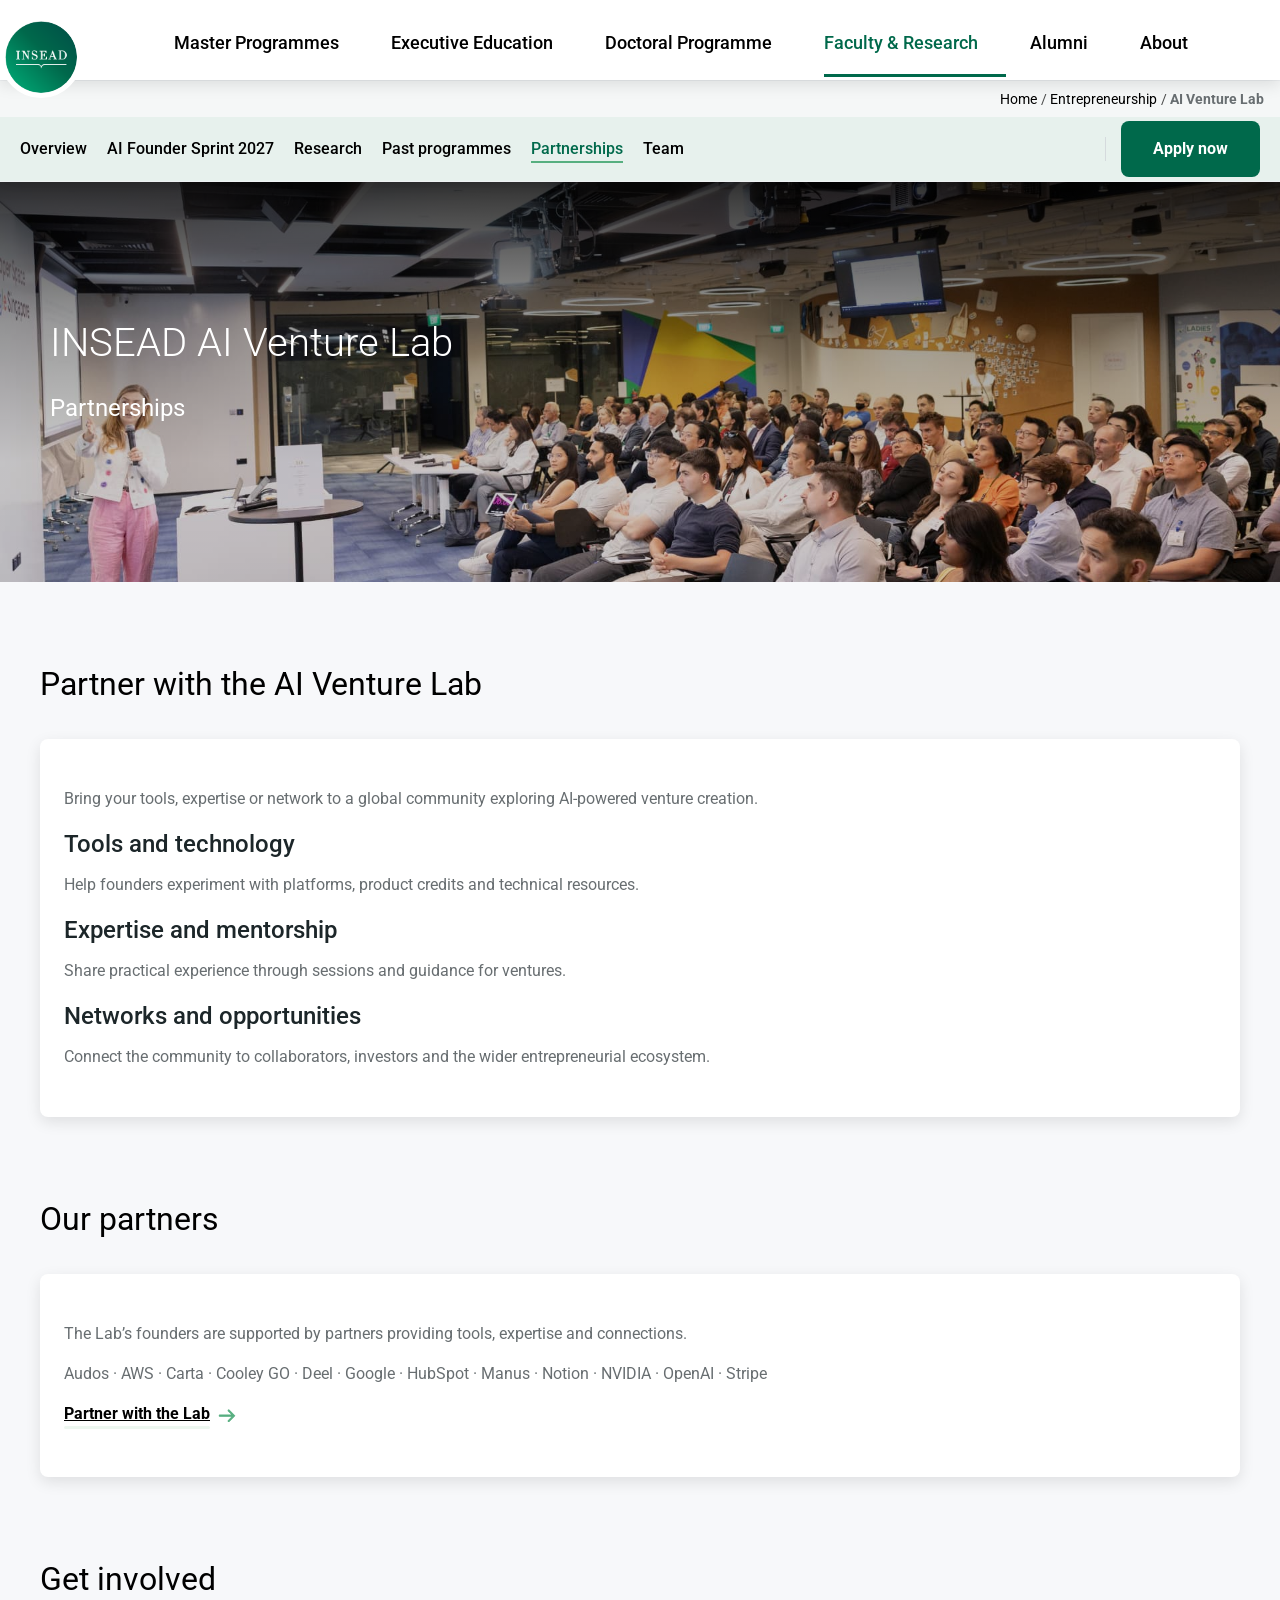
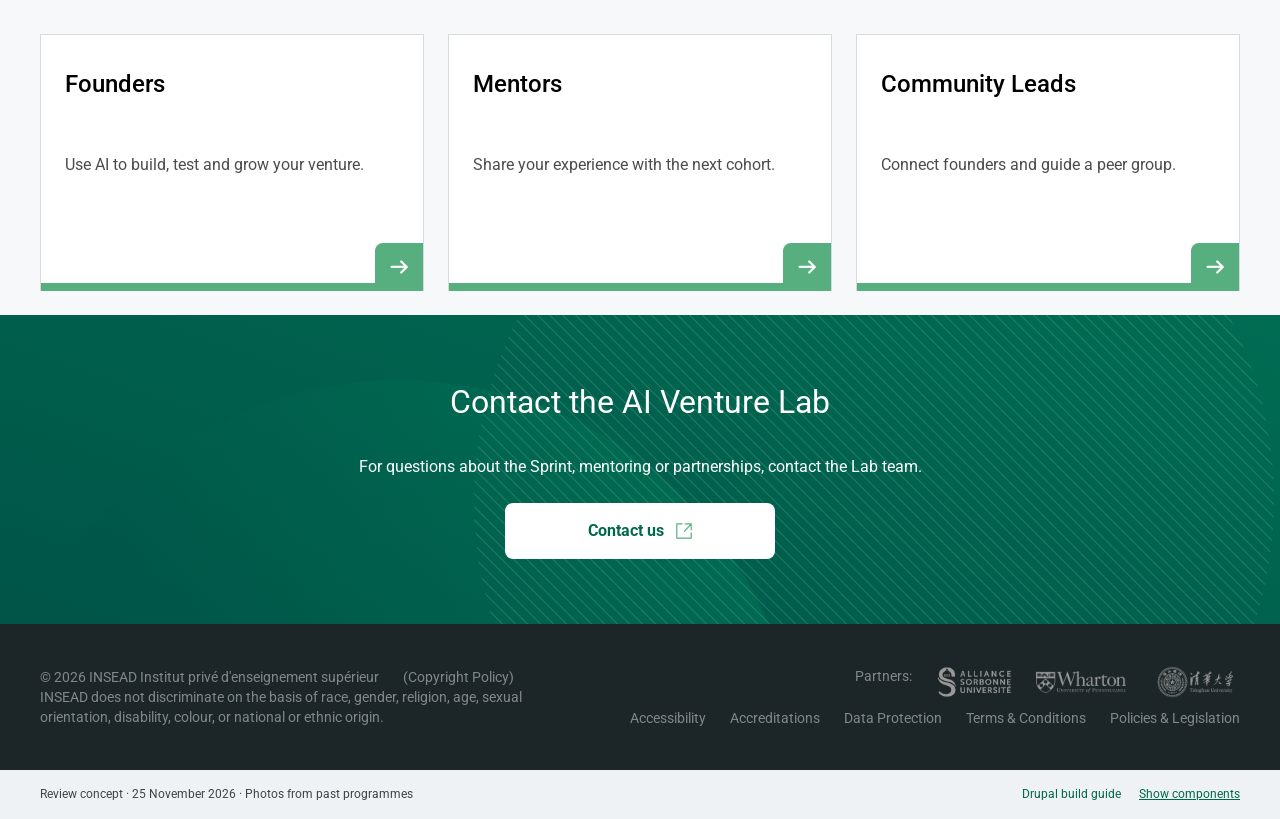
<file: partnerships.html>
<!doctype html><html lang="en"><head><meta charset="utf-8"><meta name="viewport" content="width=device-width,initial-scale=1"><meta name="robots" content="noindex,nofollow"><title>Partnerships | INSEAD AI Venture Lab concept</title><link rel="stylesheet" href="fonts.css"><link rel="stylesheet" href="native.css?v=3"><link rel="stylesheet" href="preview.css?v=5"></head><body class="page__landing-page grey-view-mode grey-background has-insead-mega-menu site-insead"><a class="visually-hidden focusable" href="#main-content">Skip to main content</a><div class="layout-container"><header class="header">
              
        
  



<div class="header__primary">
  <div class="header__inner header__inner--primary">
    <button class="header__hamburger" type="button" aria-label="Open INSEAD navigation" id="global-menu-toggle"></button>
    <div class="header__branding">
              <a class="logo-link" href="https://www.insead.edu/">    

  
<img loading="eager" class="logo__image" src="insead-logo.png" alt="Logo" width="82" height="82">
  </a>          </div>
    <div class="header__inline-menu">
        <nav role="navigation" aria-labelledby="block-insead-core-mainnavigation-menu" id="block-insead-core-mainnavigation">
            
  <h2 class="visually-hidden" id="block-insead-core-mainnavigation-menu">Main navigation</h2>
  

        


<nav class="insead-mega-menu is-mm-ready" aria-label="Primary">
    <ul class="insead-mega-menu__topbar" role="menubar" aria-label="Primary">
          <li class="insead-mega-menu__topbar-item" role="none">
                          <a href="https://www.insead.edu/master-programmes" class="insead-mega-menu__topbar-trigger" role="menuitem">
            Master Programmes
                      </a>
          <span class="insead-mega-menu__topbar-caret" aria-hidden="true"></span>
              </li>
          <li class="insead-mega-menu__topbar-item" role="none">
                          <a href="https://www.insead.edu/executive-education" class="insead-mega-menu__topbar-trigger" role="menuitem">
            Executive Education
                      </a>
          <span class="insead-mega-menu__topbar-caret" aria-hidden="true"></span>
              </li>
          <li class="insead-mega-menu__topbar-item" role="none">
                          <a href="https://www.insead.edu/phd" class="insead-mega-menu__topbar-trigger" role="menuitem">
            Doctoral Programme
                      </a>
          <span class="insead-mega-menu__topbar-caret" aria-hidden="true"></span>
              </li>
          <li class="insead-mega-menu__topbar-item insead-mega-menu__topbar-item--active" role="none">
                          <a href="https://www.insead.edu/faculty-research" class="insead-mega-menu__topbar-trigger faculty-research" role="menuitem">
            Faculty &amp; Research
                      </a>
          <span class="insead-mega-menu__topbar-caret" aria-hidden="true"></span>
              </li>
          <li class="insead-mega-menu__topbar-item" role="none">
                          <a href="https://www.insead.edu/alumni" class="insead-mega-menu__topbar-trigger alumni" role="menuitem">
            Alumni
                      </a>
          <span class="insead-mega-menu__topbar-caret" aria-hidden="true"></span>
              </li>
          <li class="insead-mega-menu__topbar-item" role="none">
                          <a href="https://www.insead.edu/about-insead/the-insead-advantage" class="insead-mega-menu__topbar-trigger who-we-are" role="menuitem">
            About
                      </a>
          <span class="insead-mega-menu__topbar-caret" aria-hidden="true"></span>
              </li>
      </ul>
            </nav>

  </nav>
</div>
  </div>
</div>

            <a class="prototype-search" href="https://www.insead.edu/search" target="_blank" rel="noopener noreferrer" aria-label="Search INSEAD">⌕</a></header>
      
                    
    
    
    <div class="main"><main class="main-content" id="main-content"><div><section class="block block-system block-system-main-block clearfix block-mainpagecontent"><article class="node"><div><div class="full-width-content-template-black-background"><div class="middle-region"><section class="block block-menu-block block-menu-blocklanding-page-navigation clearfix sticky-nav-wrapper"><div class="insead-breadcrumb-nav-wrapper"><nav class="insead-breadcrumb insead-breadcrumb--in-subnav" aria-label="Breadcrumb"><ol class="insead-breadcrumb__list"><li class="insead-breadcrumb__item"><a class="insead-breadcrumb__link" href="https://www.insead.edu" target="_blank" rel="noopener noreferrer">Home</a></li><li class="insead-breadcrumb__item"><a class="insead-breadcrumb__link" href="https://www.insead.edu/insead-centre-entrepreneurship" target="_blank" rel="noopener noreferrer">Entrepreneurship</a></li><li class="insead-breadcrumb__item is-current"><span class="insead-breadcrumb__text">AI Venture Lab</span></li></ol></nav></div><div class="insead-sub-menu-bar"><div class="insead-sub-menu-bar__menu"><nav class="insead-sub-menu" aria-label="AI Venture Lab"><div class="insead-sub-menu__bar-row"><button type="button" class="insead-sub-menu__trigger" id="local-menu-toggle" aria-expanded="false" aria-controls="local-menu"><span class="insead-sub-menu__trigger-label">Partnerships</span><span class="insead-sub-menu__trigger-icon" aria-hidden="true"></span></button></div><div class="insead-sub-menu__drawer" id="local-menu"><ul class="insead-sub-menu__list insead-sub-menu__list--l1"><li class="insead-sub-menu__item insead-sub-menu__item--l1"><a class="insead-sub-menu__link" href="index.html">Overview</a></li><li class="insead-sub-menu__item insead-sub-menu__item--l1"><a class="insead-sub-menu__link" href="sprint2027.html">AI Founder Sprint 2027</a></li><li class="insead-sub-menu__item insead-sub-menu__item--l1"><a class="insead-sub-menu__link" href="index.html#research">Research</a></li><li class="insead-sub-menu__item insead-sub-menu__item--l1"><a class="insead-sub-menu__link" href="past-programmes.html">Past programmes</a></li><li class="insead-sub-menu__item insead-sub-menu__item--l1 is-active"><a class="insead-sub-menu__link" href="partnerships.html">Partnerships</a></li><li class="insead-sub-menu__item insead-sub-menu__item--l1"><a class="insead-sub-menu__link" href="index.html#team">Team</a></li></ul></div></nav></div><div class="insead-sub-menu-bar__actions"><a class="button button--primary" href="https://venture-lab.ai/apply/founder" target="_blank" rel="noopener noreferrer">Apply now</a></div></div></section><section class="block block-layout-builder block-inline-blocktop-banner block--view-mode-default clearfix banner-analytics" data-native="Top Banner · plain banner"><div class="plain-banner plain-banner--bt-margin"><div class="plain-banner__container text-white"><div class="plain-banner__item"><div class="plain-banner__figure"><picture class="image"><img class="image" src="sprint-2025.jpg" alt="Speaker and audience at the AI Founder Sprint 2025"></picture></div><div class="plain-banner__content"><div class="plain-banner__wrapper"><h1 class="h2 h2--plain-banner-heading">INSEAD AI Venture Lab</h1><p class="paragraph plain-banner__description">Partnerships</p></div></div></div></div></div></section></div></div><div class="layout layout--onecol"><div class="layout__region layout__region--content"><section class="block block-layout-builder block-inline-blockcontent-block block--view-mode-full clearfix" data-native="Section → Text"><div class="paragraph-section paragraph-section--with-bg section" id="partner-options"><div class="section-title-cta"><h2 class="h2">Partner with the AI Venture Lab</h2></div><div class="paragraph-section__container paragraph-section__container--with-bg"><div class="layout layout--onecol"><div class="layout__region layout__region--content"><div class="component-region-content text"><div class="text-long"><p>Bring your tools, expertise or network to a global community exploring AI-powered venture creation.</p><h3>Tools and technology</h3><p>Help founders experiment with platforms, product credits and technical resources.</p><h3>Expertise and mentorship</h3><p>Share practical experience through sessions and guidance for ventures.</p><h3>Networks and opportunities</h3><p>Connect the community to collaborators, investors and the wider entrepreneurial ecosystem.</p></div></div></div></div></div></div></section><section class="block block-layout-builder block-inline-blockcontent-block block--view-mode-full clearfix" data-native="Section → Text"><div class="paragraph-section paragraph-section--with-bg section" id="partners"><div class="section-title-cta"><h2 class="h2">Our partners</h2></div><div class="paragraph-section__container paragraph-section__container--with-bg"><div class="layout layout--onecol"><div class="layout__region layout__region--content"><div class="component-region-content text"><div class="text-long"><p>The Lab’s founders are supported by partners providing tools, expertise and connections.</p><p>Audos · AWS · Carta · Cooley GO · Deel · Google · HubSpot · Manus · Notion · NVIDIA · OpenAI · Stripe</p><div class="link-arrow"><a class="with-arrow__link" href="partnerships.html">Partner with the Lab</a></div></div></div></div></div></div></div></section><section class="block block-layout-builder block-inline-blockcontent-block block--view-mode-full clearfix" data-native="Section → External Listing Content · text cards"><div class="paragraph-section section" id="get-involved"><div class="section-title-cta"><h2 class="h2">Get involved</h2></div><div class="layout layout--onecol"><div class="layout__region layout__region--content"><div class="component-region-content external-listing-content"><div class="grid grid--article-card"><a class="grid__item grid__item--one-third link" href="https://venture-lab.ai/apply/founder" target="_blank" rel="noopener noreferrer"><div class="card-object card-object--without-media external-listing-events"><div class="list-object"><h3 class="h3 list-object__heading">Founders</h3><div class="list-object__description">Use AI to build, test and grow your venture.</div><span class="link link--view-more">Learn more</span></div></div></a><a class="grid__item grid__item--one-third link" href="https://venture-lab.ai/apply/mentor" target="_blank" rel="noopener noreferrer"><div class="card-object card-object--without-media external-listing-events"><div class="list-object"><h3 class="h3 list-object__heading">Mentors</h3><div class="list-object__description">Share your experience with the next cohort.</div><span class="link link--view-more">Learn more</span></div></div></a><a class="grid__item grid__item--one-third link" href="https://venture-lab.ai/apply/community-lead" target="_blank" rel="noopener noreferrer"><div class="card-object card-object--without-media external-listing-events"><div class="list-object"><h3 class="h3 list-object__heading">Community Leads</h3><div class="list-object__description">Connect founders and guide a peer group.</div><span class="link link--view-more">Learn more</span></div></div></a></div></div></div></div></div></section></div></div><div class="full-width-content-template-black-background"><div class="middle-region"><section class="bottom-banner  block block-layout-builder block-inline-blockbottom-banner block--view-mode-full clearfix">
    
    
  <div class="bottom-banner__content">
    
  
  

  <div class="banner-cta">
          

<h2 class="h2 h2--clr-white banner-cta__heading">Contact the AI Venture Lab</h2>
              <div class="banner-cta__description">For questions about the Sprint, mentoring or partnerships, contact the Lab team.</div><div class="banner-cta__cta-links">
                            <a class="button button--secondary-large button--is-external" target="_blank" href="mailto:aiventurelab@insead.edu">Contact us</a>              </div>
      </div>
  </div>
</section>

      </div></div></div></article></section></div></main></div><footer class="footer">
      <div class="footer__bottom-section">
        <div class="footer__wrapper">
          <div class="footer__bottom">
              <div class="footer__bottom-left">
                      <div>
    <section id="block-copyrightblock" class="block block-insd-library block-copyright-block clearfix">
  
    
      <div class="clear-both footer-copyright">
  <p class="paragraph">
    © 2026 INSEAD Institut privé d'enseignement supérieur
  </p>
      <ul class="footer-menu footer-menu--horizontal footer-menu--dark-menu">
              <li class="footer-menu__item">
          <a class="footer-menu__link" href="https://www.insead.edu/copyright">
            <span>(Copyright Policy)</span>
          </a>
        </li>
          </ul>
  </div>

  </section>
<section id="block-copyrightblock-2" class="block block-insd-library block-copyright-block clearfix">
  
    
      <div class="clear-both footer-copyright">
  <p class="paragraph">
    INSEAD does not discriminate on the basis of race, gender, religion, age, sexual orientation, disability, colour, or national or ethnic origin.
  </p>
  </div>

  </section>

  </div>

  
                  
<ul class="footer-menu footer-menu--horizontal">
    
      </ul>
              </div>
            <div class="footer__bottom-right">
                    <div>
    

<div id="block-globalfooterotherinseadsites" class="footer__bottom-right">
  <nav role="navigation" aria-labelledby="block-globalfooterotherinseadsites-menu" class="footer__bottom-right">
            
          
<p class="paragraph">
      Partners:
  </p>
        

              
  
  


  <ul class="menu-with-image">
      <li class="menu-with-image__item">
            
      <a href="https://www.insead.edu/inst-sorbonne-universite-partnership" target="_self" class="menu-with-image__link" submenu_link_seperator="0">                  
  
  <div class="menu_link_content menu-link-contentpartners view-mode-default menu-dropdown menu-dropdown-0 menu-type-default">
              
            <div><div>
  
  
            <div>  <img loading="eager" src="native-d160ad2938.png" width="213" height="90" alt="Sorbonne Logo" typeof="foaf:Image">

</div>
      
</div>
</div>
      
      </div>



              </a>
    </li>
      <li class="menu-with-image__item">
            
      <a href="https://www.insead.edu/wharton-alliance/insead-wharton-alliance-overview" target="_self" class="menu-with-image__link" submenu_link_seperator="0">                  
  
  <div class="menu_link_content menu-link-contentpartners view-mode-default menu-dropdown menu-dropdown-0 menu-type-default">
              
            <div><div>
  
  
            <div>  <img loading="eager" src="native-f8d9a577a1.png" width="230" height="56" alt="Wharton Logo" typeof="foaf:Image">

</div>
      
</div>
</div>
      
      </div>



              </a>
    </li>
      <li class="menu-with-image__item">
            
      <a href="https://www.insead.edu/master-programmes/tiemba" target="_self" class="menu-with-image__link" submenu_link_seperator="0">                  
  
  <div class="menu_link_content menu-link-contentpartners view-mode-default menu-dropdown menu-dropdown-0 menu-type-default">
              
            <div><div>
  
  
            <div>  <img loading="eager" src="native-5267579cb4.png" width="230" height="81" alt="Tsinghua Logo" typeof="foaf:Image">

</div>
      
</div>
</div>
      
      </div>



              </a>
    </li>
    </ul>



      </nav>
</div>


<div>
  <nav role="navigation" aria-labelledby="block-globalfooterleftnavigation-menu" id="block-globalfooterleftnavigation">
                      
          
              
<ul class="footer-menu footer-menu--horizontal footer-menu--dark-menu">
    
          
<li class="footer-menu__item">
      <a class="footer-menu__link" href="https://www.insead.edu/accessibility-statement">          <span>Accessibility</span>
      </a>  </li>
          
<li class="footer-menu__item">
      <a class="footer-menu__link" submenu_link_seperator="0" href="https://www.insead.edu/accreditations">          <span>Accreditations</span>
      </a>  </li>
          
<li class="footer-menu__item">
      <a class="footer-menu__link" submenu_link_seperator="0" href="https://www.insead.edu/about-insead/data-protection-notice">          <span>Data Protection</span>
      </a>  </li>
          
<li class="footer-menu__item">
      <a class="footer-menu__link" submenu_link_seperator="0" href="https://www.insead.edu/terms-and-conditions">          <span>Terms &amp; Conditions</span>
      </a>  </li>
          
<li class="footer-menu__item">
      <a class="footer-menu__link" submenu_link_seperator="0" href="https://www.insead.edu/about-insead/policies-and-legislations">          <span>Policies &amp; Legislation</span>
      </a>  </li>
      </ul>

      </nav>
</div>

  </div>

  
            </div>
          </div>
        </div>
      </div>
    </footer>
  <aside class="prototype-review"><span>Review concept · 25 November 2026 · Photos from past programmes</span><div><a class="link" href="drupal-guide.html">Drupal build guide</a> <button id="component-toggle" aria-pressed="false">Show components</button></div></aside></div><script src="site.js?v=3"></script></body></html>
</file>
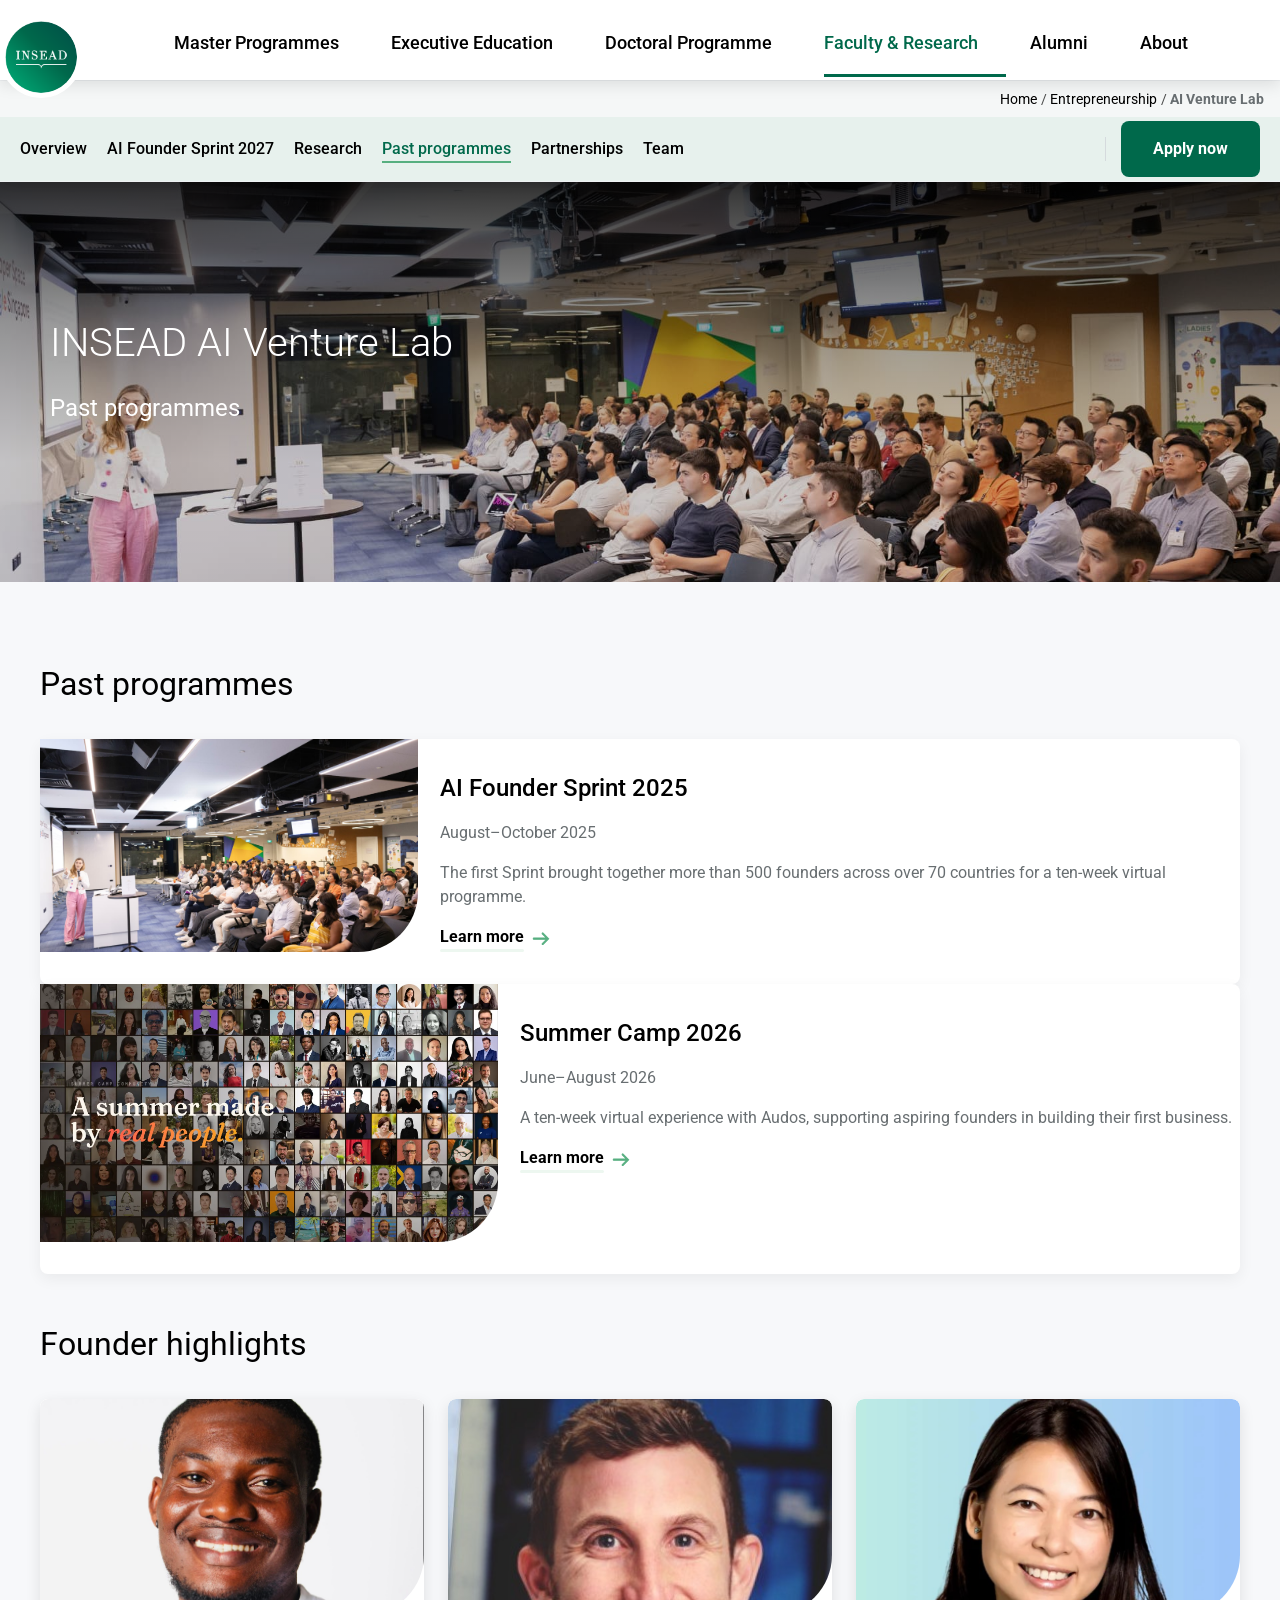
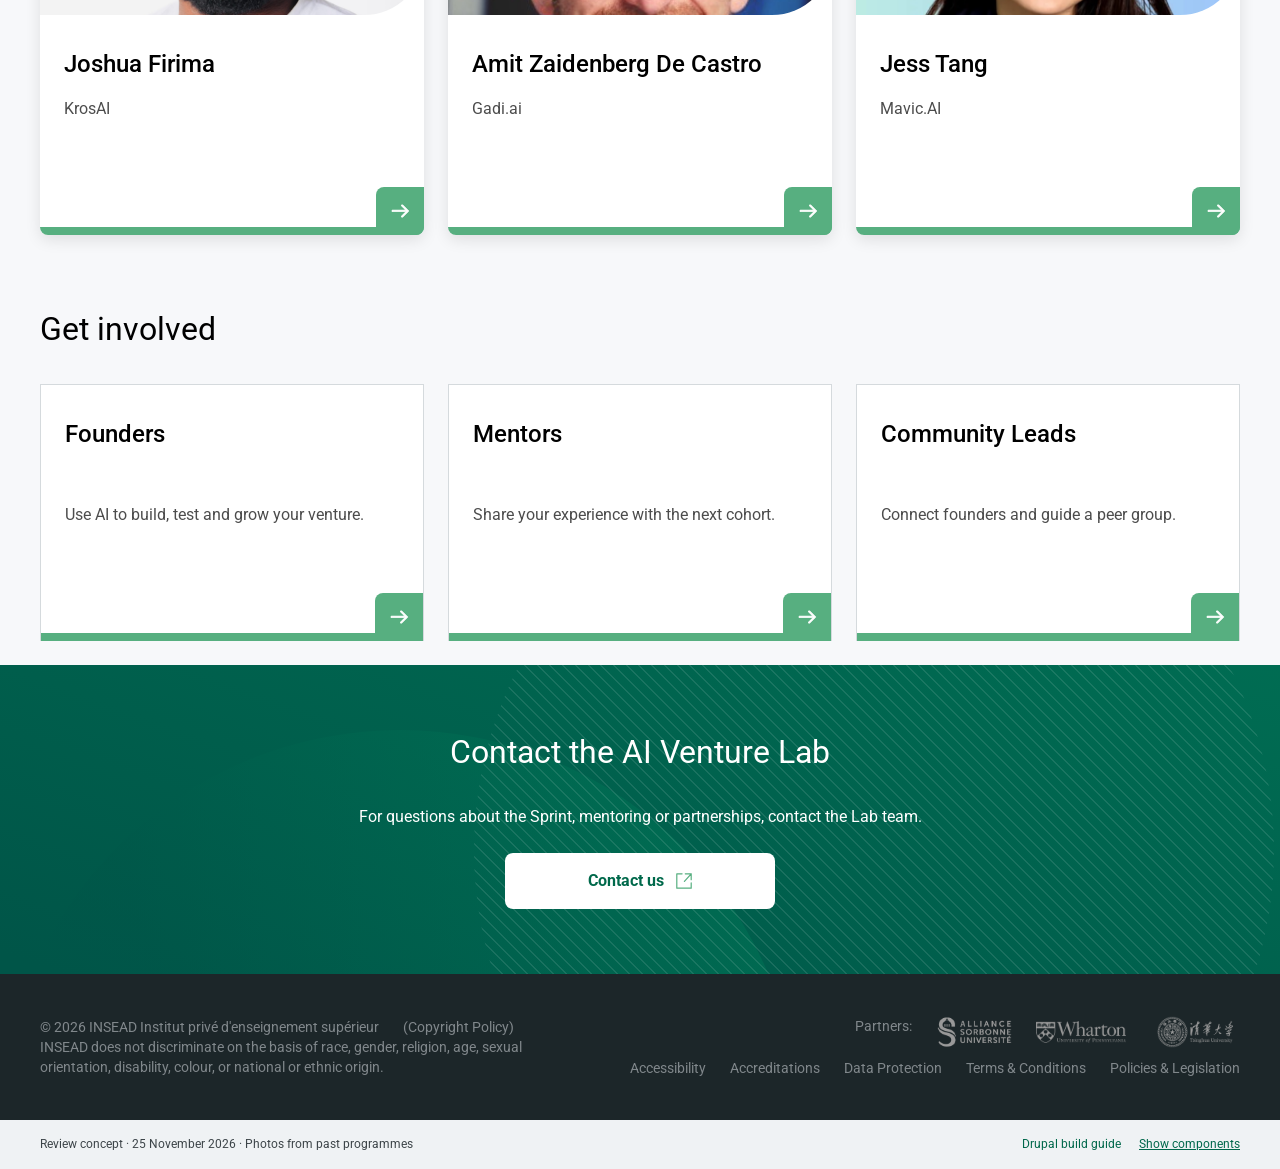
<file: past-programmes.html>
<!doctype html><html lang="en"><head><meta charset="utf-8"><meta name="viewport" content="width=device-width,initial-scale=1"><meta name="robots" content="noindex,nofollow"><title>Past programmes | INSEAD AI Venture Lab concept</title><link rel="stylesheet" href="fonts.css"><link rel="stylesheet" href="native.css?v=3"><link rel="stylesheet" href="preview.css?v=5"></head><body class="page__landing-page grey-view-mode grey-background has-insead-mega-menu site-insead"><a class="visually-hidden focusable" href="#main-content">Skip to main content</a><div class="layout-container"><header class="header">
              
        
  



<div class="header__primary">
  <div class="header__inner header__inner--primary">
    <button class="header__hamburger" type="button" aria-label="Open INSEAD navigation" id="global-menu-toggle"></button>
    <div class="header__branding">
              <a class="logo-link" href="https://www.insead.edu/">    

  
<img loading="eager" class="logo__image" src="insead-logo.png" alt="Logo" width="82" height="82">
  </a>          </div>
    <div class="header__inline-menu">
        <nav role="navigation" aria-labelledby="block-insead-core-mainnavigation-menu" id="block-insead-core-mainnavigation">
            
  <h2 class="visually-hidden" id="block-insead-core-mainnavigation-menu">Main navigation</h2>
  

        


<nav class="insead-mega-menu is-mm-ready" aria-label="Primary">
    <ul class="insead-mega-menu__topbar" role="menubar" aria-label="Primary">
          <li class="insead-mega-menu__topbar-item" role="none">
                          <a href="https://www.insead.edu/master-programmes" class="insead-mega-menu__topbar-trigger" role="menuitem">
            Master Programmes
                      </a>
          <span class="insead-mega-menu__topbar-caret" aria-hidden="true"></span>
              </li>
          <li class="insead-mega-menu__topbar-item" role="none">
                          <a href="https://www.insead.edu/executive-education" class="insead-mega-menu__topbar-trigger" role="menuitem">
            Executive Education
                      </a>
          <span class="insead-mega-menu__topbar-caret" aria-hidden="true"></span>
              </li>
          <li class="insead-mega-menu__topbar-item" role="none">
                          <a href="https://www.insead.edu/phd" class="insead-mega-menu__topbar-trigger" role="menuitem">
            Doctoral Programme
                      </a>
          <span class="insead-mega-menu__topbar-caret" aria-hidden="true"></span>
              </li>
          <li class="insead-mega-menu__topbar-item insead-mega-menu__topbar-item--active" role="none">
                          <a href="https://www.insead.edu/faculty-research" class="insead-mega-menu__topbar-trigger faculty-research" role="menuitem">
            Faculty &amp; Research
                      </a>
          <span class="insead-mega-menu__topbar-caret" aria-hidden="true"></span>
              </li>
          <li class="insead-mega-menu__topbar-item" role="none">
                          <a href="https://www.insead.edu/alumni" class="insead-mega-menu__topbar-trigger alumni" role="menuitem">
            Alumni
                      </a>
          <span class="insead-mega-menu__topbar-caret" aria-hidden="true"></span>
              </li>
          <li class="insead-mega-menu__topbar-item" role="none">
                          <a href="https://www.insead.edu/about-insead/the-insead-advantage" class="insead-mega-menu__topbar-trigger who-we-are" role="menuitem">
            About
                      </a>
          <span class="insead-mega-menu__topbar-caret" aria-hidden="true"></span>
              </li>
      </ul>
            </nav>

  </nav>
</div>
  </div>
</div>

            <a class="prototype-search" href="https://www.insead.edu/search" target="_blank" rel="noopener noreferrer" aria-label="Search INSEAD">⌕</a></header>
      
                    
    
    
    <div class="main"><main class="main-content" id="main-content"><div><section class="block block-system block-system-main-block clearfix block-mainpagecontent"><article class="node"><div><div class="full-width-content-template-black-background"><div class="middle-region"><section class="block block-menu-block block-menu-blocklanding-page-navigation clearfix sticky-nav-wrapper"><div class="insead-breadcrumb-nav-wrapper"><nav class="insead-breadcrumb insead-breadcrumb--in-subnav" aria-label="Breadcrumb"><ol class="insead-breadcrumb__list"><li class="insead-breadcrumb__item"><a class="insead-breadcrumb__link" href="https://www.insead.edu" target="_blank" rel="noopener noreferrer">Home</a></li><li class="insead-breadcrumb__item"><a class="insead-breadcrumb__link" href="https://www.insead.edu/insead-centre-entrepreneurship" target="_blank" rel="noopener noreferrer">Entrepreneurship</a></li><li class="insead-breadcrumb__item is-current"><span class="insead-breadcrumb__text">AI Venture Lab</span></li></ol></nav></div><div class="insead-sub-menu-bar"><div class="insead-sub-menu-bar__menu"><nav class="insead-sub-menu" aria-label="AI Venture Lab"><div class="insead-sub-menu__bar-row"><button type="button" class="insead-sub-menu__trigger" id="local-menu-toggle" aria-expanded="false" aria-controls="local-menu"><span class="insead-sub-menu__trigger-label">Past programmes</span><span class="insead-sub-menu__trigger-icon" aria-hidden="true"></span></button></div><div class="insead-sub-menu__drawer" id="local-menu"><ul class="insead-sub-menu__list insead-sub-menu__list--l1"><li class="insead-sub-menu__item insead-sub-menu__item--l1"><a class="insead-sub-menu__link" href="index.html">Overview</a></li><li class="insead-sub-menu__item insead-sub-menu__item--l1"><a class="insead-sub-menu__link" href="sprint2027.html">AI Founder Sprint 2027</a></li><li class="insead-sub-menu__item insead-sub-menu__item--l1"><a class="insead-sub-menu__link" href="index.html#research">Research</a></li><li class="insead-sub-menu__item insead-sub-menu__item--l1 is-active"><a class="insead-sub-menu__link" href="past-programmes.html">Past programmes</a></li><li class="insead-sub-menu__item insead-sub-menu__item--l1"><a class="insead-sub-menu__link" href="partnerships.html">Partnerships</a></li><li class="insead-sub-menu__item insead-sub-menu__item--l1"><a class="insead-sub-menu__link" href="index.html#team">Team</a></li></ul></div></nav></div><div class="insead-sub-menu-bar__actions"><a class="button button--primary" href="https://venture-lab.ai/apply/founder" target="_blank" rel="noopener noreferrer">Apply now</a></div></div></section><section class="block block-layout-builder block-inline-blocktop-banner block--view-mode-default clearfix banner-analytics" data-native="Top Banner · plain banner"><div class="plain-banner plain-banner--bt-margin"><div class="plain-banner__container text-white"><div class="plain-banner__item"><div class="plain-banner__figure"><picture class="image"><img class="image" src="sprint-2025.jpg" alt="Speaker and audience at the AI Founder Sprint 2025"></picture></div><div class="plain-banner__content"><div class="plain-banner__wrapper"><h1 class="h2 h2--plain-banner-heading">INSEAD AI Venture Lab</h1><p class="paragraph plain-banner__description">Past programmes</p></div></div></div></div></div></section></div></div><div class="layout layout--onecol"><div class="layout__region layout__region--content"><section class="block block-layout-builder block-inline-blockcontent-block block--view-mode-full clearfix" data-native="External Listing Content · image/text presentation"><div class="paragraph-section section" id="programmes"><div class="section-title-cta"><h2 class="h2">Past programmes</h2></div><div class="layout layout--onecol"><div class="layout__region layout__region--content"><div class="image-text-variant-three external-listing-events component-region-content"><div class="image-text-variant-three__left"><picture class="image"><img class="image" src="sprint-2025.jpg" alt="AI Founder Sprint 2025" style="aspect-ratio:16/9;object-fit:cover;object-position:50% 20%"></picture></div><div class="image-text-variant-three__right"><h3 class="h3 h3--image-text-title">AI Founder Sprint 2025</h3><div class="image-text-variant-three__description"><p>August–October 2025</p><p>The first Sprint brought together more than 500 founders across over 70 countries for a ten-week virtual programme.</p></div><div class="link-arrow"><a class="with-arrow__link" href="https://venture-lab.ai/past-programs/sprint-2025" target="_blank" rel="noopener noreferrer">Learn more</a></div></div></div><div class="image-text-variant-three external-listing-events component-region-content"><div class="image-text-variant-three__left"><picture class="image"><img class="image" src="summer-camp-2026.png" alt="Summer Camp 2026 programme visual" style="aspect-ratio:16/9;object-fit:cover;object-position:50% 20%"></picture></div><div class="image-text-variant-three__right"><h3 class="h3 h3--image-text-title">Summer Camp 2026</h3><div class="image-text-variant-three__description"><p>June–August 2026</p><p>A ten-week virtual experience with Audos, supporting aspiring founders in building their first business.</p></div><div class="link-arrow"><a class="with-arrow__link" href="https://venture-lab.ai/past-programs/summer-camp-2026" target="_blank" rel="noopener noreferrer">Learn more</a></div></div></div></div></div></div></section><section class="block block-layout-builder block-inline-blockcontent-block block--view-mode-full clearfix" data-native="Section → External Listing Content · image cards"><div class="paragraph-section section" id="founders"><div class="section-title-cta"><h2 class="h2">Founder highlights</h2></div><div class="layout layout--onecol"><div class="layout__region layout__region--content"><div class="component-region-content external-listing-content"><div class="grid grid--article-card"><a class="grid__item grid__item--one-third link" href="https://venture-lab.ai/past-programs" target="_blank" rel="noopener noreferrer"><div class="card-object card-object--with-media external-listing-events"><div class="card-object__figure"><picture class="image"><img class="image" src="joshua-firima.jpeg" alt="Joshua Firima" style="aspect-ratio:16/9;object-fit:cover;object-position:50% 20%"></picture></div><div class="list-object"><h3 class="h3 list-object__heading">Joshua Firima</h3><div class="list-object__description"><p>KrosAI</p></div><span class="link link--view-more">Learn more</span></div></div></a><a class="grid__item grid__item--one-third link" href="https://venture-lab.ai/past-programs" target="_blank" rel="noopener noreferrer"><div class="card-object card-object--with-media external-listing-events"><div class="card-object__figure"><picture class="image"><img class="image" src="amit-zaidenberg.jpeg" alt="Amit Zaidenberg De Castro" style="aspect-ratio:16/9;object-fit:cover;object-position:50% 20%"></picture></div><div class="list-object"><h3 class="h3 list-object__heading">Amit Zaidenberg De Castro</h3><div class="list-object__description"><p>Gadi.ai</p></div><span class="link link--view-more">Learn more</span></div></div></a><a class="grid__item grid__item--one-third link" href="https://venture-lab.ai/past-programs" target="_blank" rel="noopener noreferrer"><div class="card-object card-object--with-media external-listing-events"><div class="card-object__figure"><picture class="image"><img class="image" src="jess-tang-crop.jpg" alt="Jess Tang" style="aspect-ratio:16/9;object-fit:cover;object-position:50% 20%"></picture></div><div class="list-object"><h3 class="h3 list-object__heading">Jess Tang</h3><div class="list-object__description"><p>Mavic.AI</p></div><span class="link link--view-more">Learn more</span></div></div></a></div></div></div></div></div></section><section class="block block-layout-builder block-inline-blockcontent-block block--view-mode-full clearfix" data-native="Section → External Listing Content · text cards"><div class="paragraph-section section" id="get-involved"><div class="section-title-cta"><h2 class="h2">Get involved</h2></div><div class="layout layout--onecol"><div class="layout__region layout__region--content"><div class="component-region-content external-listing-content"><div class="grid grid--article-card"><a class="grid__item grid__item--one-third link" href="https://venture-lab.ai/apply/founder" target="_blank" rel="noopener noreferrer"><div class="card-object card-object--without-media external-listing-events"><div class="list-object"><h3 class="h3 list-object__heading">Founders</h3><div class="list-object__description">Use AI to build, test and grow your venture.</div><span class="link link--view-more">Learn more</span></div></div></a><a class="grid__item grid__item--one-third link" href="https://venture-lab.ai/apply/mentor" target="_blank" rel="noopener noreferrer"><div class="card-object card-object--without-media external-listing-events"><div class="list-object"><h3 class="h3 list-object__heading">Mentors</h3><div class="list-object__description">Share your experience with the next cohort.</div><span class="link link--view-more">Learn more</span></div></div></a><a class="grid__item grid__item--one-third link" href="https://venture-lab.ai/apply/community-lead" target="_blank" rel="noopener noreferrer"><div class="card-object card-object--without-media external-listing-events"><div class="list-object"><h3 class="h3 list-object__heading">Community Leads</h3><div class="list-object__description">Connect founders and guide a peer group.</div><span class="link link--view-more">Learn more</span></div></div></a></div></div></div></div></div></section></div></div><div class="full-width-content-template-black-background"><div class="middle-region"><section class="bottom-banner  block block-layout-builder block-inline-blockbottom-banner block--view-mode-full clearfix">
    
    
  <div class="bottom-banner__content">
    
  
  

  <div class="banner-cta">
          

<h2 class="h2 h2--clr-white banner-cta__heading">Contact the AI Venture Lab</h2>
              <div class="banner-cta__description">For questions about the Sprint, mentoring or partnerships, contact the Lab team.</div><div class="banner-cta__cta-links">
                            <a class="button button--secondary-large button--is-external" target="_blank" href="mailto:aiventurelab@insead.edu">Contact us</a>              </div>
      </div>
  </div>
</section>

      </div></div></div></article></section></div></main></div><footer class="footer">
      <div class="footer__bottom-section">
        <div class="footer__wrapper">
          <div class="footer__bottom">
              <div class="footer__bottom-left">
                      <div>
    <section id="block-copyrightblock" class="block block-insd-library block-copyright-block clearfix">
  
    
      <div class="clear-both footer-copyright">
  <p class="paragraph">
    © 2026 INSEAD Institut privé d'enseignement supérieur
  </p>
      <ul class="footer-menu footer-menu--horizontal footer-menu--dark-menu">
              <li class="footer-menu__item">
          <a class="footer-menu__link" href="https://www.insead.edu/copyright">
            <span>(Copyright Policy)</span>
          </a>
        </li>
          </ul>
  </div>

  </section>
<section id="block-copyrightblock-2" class="block block-insd-library block-copyright-block clearfix">
  
    
      <div class="clear-both footer-copyright">
  <p class="paragraph">
    INSEAD does not discriminate on the basis of race, gender, religion, age, sexual orientation, disability, colour, or national or ethnic origin.
  </p>
  </div>

  </section>

  </div>

  
                  
<ul class="footer-menu footer-menu--horizontal">
    
      </ul>
              </div>
            <div class="footer__bottom-right">
                    <div>
    

<div id="block-globalfooterotherinseadsites" class="footer__bottom-right">
  <nav role="navigation" aria-labelledby="block-globalfooterotherinseadsites-menu" class="footer__bottom-right">
            
          
<p class="paragraph">
      Partners:
  </p>
        

              
  
  


  <ul class="menu-with-image">
      <li class="menu-with-image__item">
            
      <a href="https://www.insead.edu/inst-sorbonne-universite-partnership" target="_self" class="menu-with-image__link" submenu_link_seperator="0">                  
  
  <div class="menu_link_content menu-link-contentpartners view-mode-default menu-dropdown menu-dropdown-0 menu-type-default">
              
            <div><div>
  
  
            <div>  <img loading="eager" src="native-d160ad2938.png" width="213" height="90" alt="Sorbonne Logo" typeof="foaf:Image">

</div>
      
</div>
</div>
      
      </div>



              </a>
    </li>
      <li class="menu-with-image__item">
            
      <a href="https://www.insead.edu/wharton-alliance/insead-wharton-alliance-overview" target="_self" class="menu-with-image__link" submenu_link_seperator="0">                  
  
  <div class="menu_link_content menu-link-contentpartners view-mode-default menu-dropdown menu-dropdown-0 menu-type-default">
              
            <div><div>
  
  
            <div>  <img loading="eager" src="native-f8d9a577a1.png" width="230" height="56" alt="Wharton Logo" typeof="foaf:Image">

</div>
      
</div>
</div>
      
      </div>



              </a>
    </li>
      <li class="menu-with-image__item">
            
      <a href="https://www.insead.edu/master-programmes/tiemba" target="_self" class="menu-with-image__link" submenu_link_seperator="0">                  
  
  <div class="menu_link_content menu-link-contentpartners view-mode-default menu-dropdown menu-dropdown-0 menu-type-default">
              
            <div><div>
  
  
            <div>  <img loading="eager" src="native-5267579cb4.png" width="230" height="81" alt="Tsinghua Logo" typeof="foaf:Image">

</div>
      
</div>
</div>
      
      </div>



              </a>
    </li>
    </ul>



      </nav>
</div>


<div>
  <nav role="navigation" aria-labelledby="block-globalfooterleftnavigation-menu" id="block-globalfooterleftnavigation">
                      
          
              
<ul class="footer-menu footer-menu--horizontal footer-menu--dark-menu">
    
          
<li class="footer-menu__item">
      <a class="footer-menu__link" href="https://www.insead.edu/accessibility-statement">          <span>Accessibility</span>
      </a>  </li>
          
<li class="footer-menu__item">
      <a class="footer-menu__link" submenu_link_seperator="0" href="https://www.insead.edu/accreditations">          <span>Accreditations</span>
      </a>  </li>
          
<li class="footer-menu__item">
      <a class="footer-menu__link" submenu_link_seperator="0" href="https://www.insead.edu/about-insead/data-protection-notice">          <span>Data Protection</span>
      </a>  </li>
          
<li class="footer-menu__item">
      <a class="footer-menu__link" submenu_link_seperator="0" href="https://www.insead.edu/terms-and-conditions">          <span>Terms &amp; Conditions</span>
      </a>  </li>
          
<li class="footer-menu__item">
      <a class="footer-menu__link" submenu_link_seperator="0" href="https://www.insead.edu/about-insead/policies-and-legislations">          <span>Policies &amp; Legislation</span>
      </a>  </li>
      </ul>

      </nav>
</div>

  </div>

  
            </div>
          </div>
        </div>
      </div>
    </footer>
  <aside class="prototype-review"><span>Review concept · 25 November 2026 · Photos from past programmes</span><div><a class="link" href="drupal-guide.html">Drupal build guide</a> <button id="component-toggle" aria-pressed="false">Show components</button></div></aside></div><script src="site.js?v=3"></script></body></html>
</file>
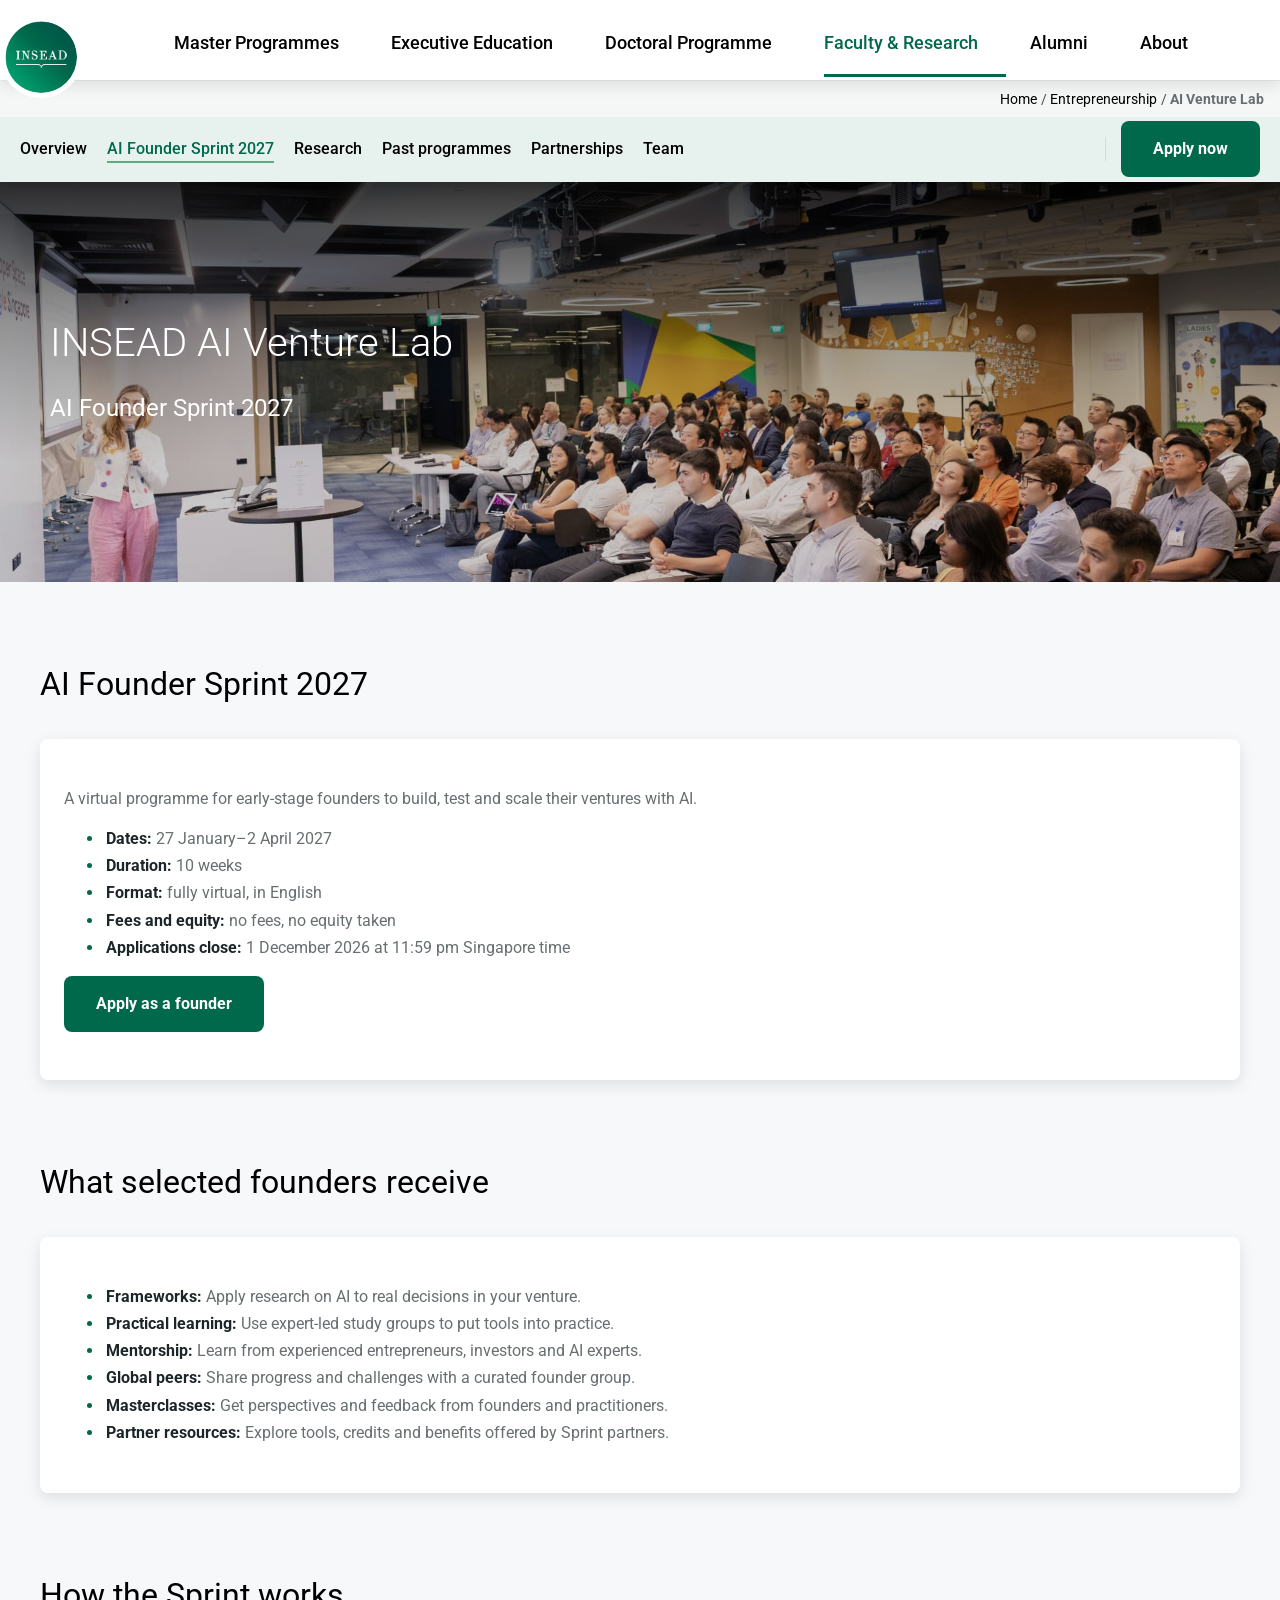
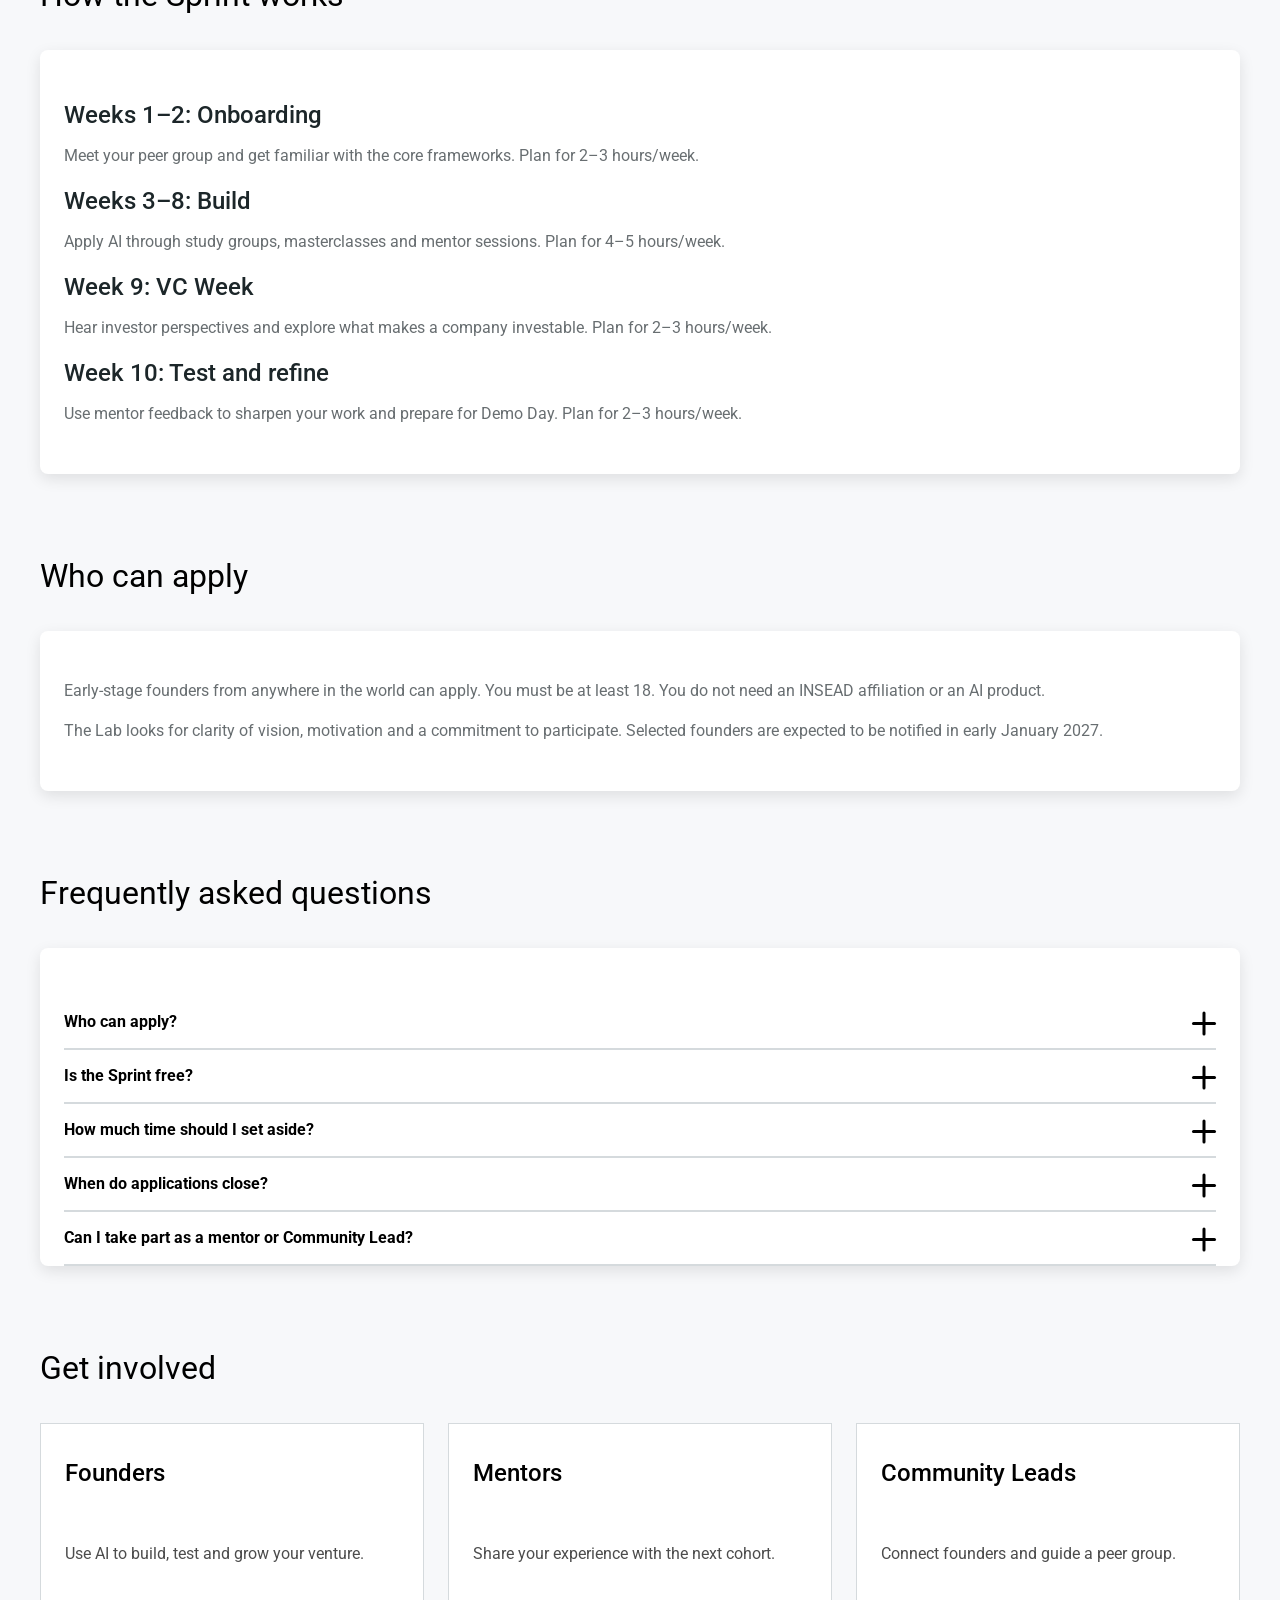
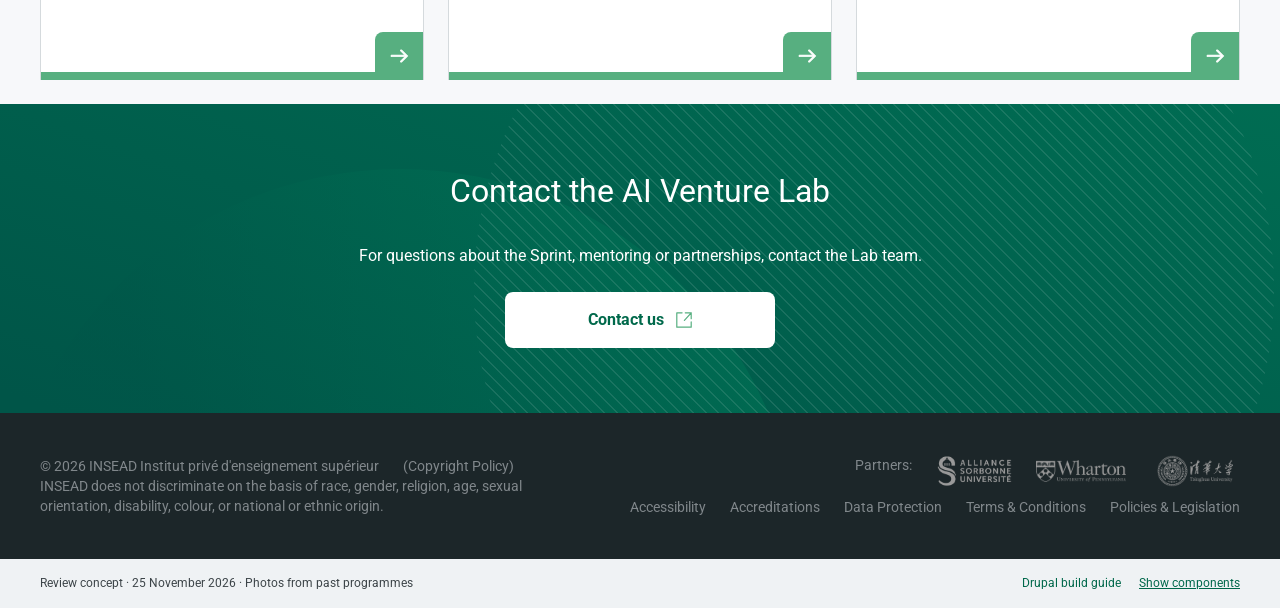
<file: sprint2027.html>
<!doctype html><html lang="en"><head><meta charset="utf-8"><meta name="viewport" content="width=device-width,initial-scale=1"><meta name="robots" content="noindex,nofollow"><title>AI Founder Sprint 2027 | INSEAD AI Venture Lab concept</title><link rel="stylesheet" href="fonts.css"><link rel="stylesheet" href="native.css?v=3"><link rel="stylesheet" href="preview.css?v=5"></head><body class="page__landing-page grey-view-mode grey-background has-insead-mega-menu site-insead"><a class="visually-hidden focusable" href="#main-content">Skip to main content</a><div class="layout-container"><header class="header">
              
        
  



<div class="header__primary">
  <div class="header__inner header__inner--primary">
    <button class="header__hamburger" type="button" aria-label="Open INSEAD navigation" id="global-menu-toggle"></button>
    <div class="header__branding">
              <a class="logo-link" href="https://www.insead.edu/">    

  
<img loading="eager" class="logo__image" src="insead-logo.png" alt="Logo" width="82" height="82">
  </a>          </div>
    <div class="header__inline-menu">
        <nav role="navigation" aria-labelledby="block-insead-core-mainnavigation-menu" id="block-insead-core-mainnavigation">
            
  <h2 class="visually-hidden" id="block-insead-core-mainnavigation-menu">Main navigation</h2>
  

        


<nav class="insead-mega-menu is-mm-ready" aria-label="Primary">
    <ul class="insead-mega-menu__topbar" role="menubar" aria-label="Primary">
          <li class="insead-mega-menu__topbar-item" role="none">
                          <a href="https://www.insead.edu/master-programmes" class="insead-mega-menu__topbar-trigger" role="menuitem">
            Master Programmes
                      </a>
          <span class="insead-mega-menu__topbar-caret" aria-hidden="true"></span>
              </li>
          <li class="insead-mega-menu__topbar-item" role="none">
                          <a href="https://www.insead.edu/executive-education" class="insead-mega-menu__topbar-trigger" role="menuitem">
            Executive Education
                      </a>
          <span class="insead-mega-menu__topbar-caret" aria-hidden="true"></span>
              </li>
          <li class="insead-mega-menu__topbar-item" role="none">
                          <a href="https://www.insead.edu/phd" class="insead-mega-menu__topbar-trigger" role="menuitem">
            Doctoral Programme
                      </a>
          <span class="insead-mega-menu__topbar-caret" aria-hidden="true"></span>
              </li>
          <li class="insead-mega-menu__topbar-item insead-mega-menu__topbar-item--active" role="none">
                          <a href="https://www.insead.edu/faculty-research" class="insead-mega-menu__topbar-trigger faculty-research" role="menuitem">
            Faculty &amp; Research
                      </a>
          <span class="insead-mega-menu__topbar-caret" aria-hidden="true"></span>
              </li>
          <li class="insead-mega-menu__topbar-item" role="none">
                          <a href="https://www.insead.edu/alumni" class="insead-mega-menu__topbar-trigger alumni" role="menuitem">
            Alumni
                      </a>
          <span class="insead-mega-menu__topbar-caret" aria-hidden="true"></span>
              </li>
          <li class="insead-mega-menu__topbar-item" role="none">
                          <a href="https://www.insead.edu/about-insead/the-insead-advantage" class="insead-mega-menu__topbar-trigger who-we-are" role="menuitem">
            About
                      </a>
          <span class="insead-mega-menu__topbar-caret" aria-hidden="true"></span>
              </li>
      </ul>
            </nav>

  </nav>
</div>
  </div>
</div>

            <a class="prototype-search" href="https://www.insead.edu/search" target="_blank" rel="noopener noreferrer" aria-label="Search INSEAD">⌕</a></header>
      
                    
    
    
    <div class="main"><main class="main-content" id="main-content"><div><section class="block block-system block-system-main-block clearfix block-mainpagecontent"><article class="node"><div><div class="full-width-content-template-black-background"><div class="middle-region"><section class="block block-menu-block block-menu-blocklanding-page-navigation clearfix sticky-nav-wrapper"><div class="insead-breadcrumb-nav-wrapper"><nav class="insead-breadcrumb insead-breadcrumb--in-subnav" aria-label="Breadcrumb"><ol class="insead-breadcrumb__list"><li class="insead-breadcrumb__item"><a class="insead-breadcrumb__link" href="https://www.insead.edu" target="_blank" rel="noopener noreferrer">Home</a></li><li class="insead-breadcrumb__item"><a class="insead-breadcrumb__link" href="https://www.insead.edu/insead-centre-entrepreneurship" target="_blank" rel="noopener noreferrer">Entrepreneurship</a></li><li class="insead-breadcrumb__item is-current"><span class="insead-breadcrumb__text">AI Venture Lab</span></li></ol></nav></div><div class="insead-sub-menu-bar"><div class="insead-sub-menu-bar__menu"><nav class="insead-sub-menu" aria-label="AI Venture Lab"><div class="insead-sub-menu__bar-row"><button type="button" class="insead-sub-menu__trigger" id="local-menu-toggle" aria-expanded="false" aria-controls="local-menu"><span class="insead-sub-menu__trigger-label">AI Founder Sprint 2027</span><span class="insead-sub-menu__trigger-icon" aria-hidden="true"></span></button></div><div class="insead-sub-menu__drawer" id="local-menu"><ul class="insead-sub-menu__list insead-sub-menu__list--l1"><li class="insead-sub-menu__item insead-sub-menu__item--l1"><a class="insead-sub-menu__link" href="index.html">Overview</a></li><li class="insead-sub-menu__item insead-sub-menu__item--l1 is-active"><a class="insead-sub-menu__link" href="sprint2027.html">AI Founder Sprint 2027</a></li><li class="insead-sub-menu__item insead-sub-menu__item--l1"><a class="insead-sub-menu__link" href="index.html#research">Research</a></li><li class="insead-sub-menu__item insead-sub-menu__item--l1"><a class="insead-sub-menu__link" href="past-programmes.html">Past programmes</a></li><li class="insead-sub-menu__item insead-sub-menu__item--l1"><a class="insead-sub-menu__link" href="partnerships.html">Partnerships</a></li><li class="insead-sub-menu__item insead-sub-menu__item--l1"><a class="insead-sub-menu__link" href="index.html#team">Team</a></li></ul></div></nav></div><div class="insead-sub-menu-bar__actions"><a class="button button--primary" href="https://venture-lab.ai/apply/founder" target="_blank" rel="noopener noreferrer">Apply now</a></div></div></section><section class="block block-layout-builder block-inline-blocktop-banner block--view-mode-default clearfix banner-analytics" data-native="Top Banner · plain banner"><div class="plain-banner plain-banner--bt-margin"><div class="plain-banner__container text-white"><div class="plain-banner__item"><div class="plain-banner__figure"><picture class="image"><img class="image" src="sprint-2025.jpg" alt="Speaker and audience at the AI Founder Sprint 2025"></picture></div><div class="plain-banner__content"><div class="plain-banner__wrapper"><h1 class="h2 h2--plain-banner-heading">INSEAD AI Venture Lab</h1><p class="paragraph plain-banner__description">AI Founder Sprint 2027</p></div></div></div></div></div></section></div></div><div class="layout layout--onecol"><div class="layout__region layout__region--content"><section class="block block-layout-builder block-inline-blockcontent-block block--view-mode-full clearfix" data-native="Section → Text"><div class="paragraph-section paragraph-section--with-bg section" id="programme"><div class="section-title-cta"><h2 class="h2">AI Founder Sprint 2027</h2></div><div class="paragraph-section__container paragraph-section__container--with-bg"><div class="layout layout--onecol"><div class="layout__region layout__region--content"><div class="component-region-content text"><div class="text-long"><p>A virtual programme for early-stage founders to build, test and scale their ventures with AI.</p><ul><li><strong>Dates:</strong> 27 January–2 April 2027</li><li><strong>Duration:</strong> 10 weeks</li><li><strong>Format:</strong> fully virtual, in English</li><li><strong>Fees and equity:</strong> no fees, no equity taken</li><li><strong>Applications close:</strong> 1 December 2026 at 11:59 pm Singapore time</li></ul><p><a class="button button--primary" href="https://venture-lab.ai/apply/founder" target="_blank" rel="noopener noreferrer">Apply as a founder</a></p></div></div></div></div></div></div></section><section class="block block-layout-builder block-inline-blockcontent-block block--view-mode-full clearfix" data-native="Section → Text"><div class="paragraph-section paragraph-section--with-bg section" id="benefits"><div class="section-title-cta"><h2 class="h2">What selected founders receive</h2></div><div class="paragraph-section__container paragraph-section__container--with-bg"><div class="layout layout--onecol"><div class="layout__region layout__region--content"><div class="component-region-content text"><div class="text-long"><ul><li><strong>Frameworks:</strong> Apply research on AI to real decisions in your venture.</li><li><strong>Practical learning:</strong> Use expert-led study groups to put tools into practice.</li><li><strong>Mentorship:</strong> Learn from experienced entrepreneurs, investors and AI experts.</li><li><strong>Global peers:</strong> Share progress and challenges with a curated founder group.</li><li><strong>Masterclasses:</strong> Get perspectives and feedback from founders and practitioners.</li><li><strong>Partner resources:</strong> Explore tools, credits and benefits offered by Sprint partners.</li></ul></div></div></div></div></div></div></section><section class="block block-layout-builder block-inline-blockcontent-block block--view-mode-full clearfix" data-native="Section → Text"><div class="paragraph-section paragraph-section--with-bg section" id="how-it-works"><div class="section-title-cta"><h2 class="h2">How the Sprint works</h2></div><div class="paragraph-section__container paragraph-section__container--with-bg"><div class="layout layout--onecol"><div class="layout__region layout__region--content"><div class="component-region-content text"><div class="text-long"><h3>Weeks 1–2: Onboarding</h3><p>Meet your peer group and get familiar with the core frameworks. Plan for 2–3 hours/week.</p><h3>Weeks 3–8: Build</h3><p>Apply AI through study groups, masterclasses and mentor sessions. Plan for 4–5 hours/week.</p><h3>Week 9: VC Week</h3><p>Hear investor perspectives and explore what makes a company investable. Plan for 2–3 hours/week.</p><h3>Week 10: Test and refine</h3><p>Use mentor feedback to sharpen your work and prepare for Demo Day. Plan for 2–3 hours/week.</p></div></div></div></div></div></div></section><section class="block block-layout-builder block-inline-blockcontent-block block--view-mode-full clearfix" data-native="Section → Text"><div class="paragraph-section paragraph-section--with-bg section" id="eligibility"><div class="section-title-cta"><h2 class="h2">Who can apply</h2></div><div class="paragraph-section__container paragraph-section__container--with-bg"><div class="layout layout--onecol"><div class="layout__region layout__region--content"><div class="component-region-content text"><div class="text-long"><p>Early-stage founders from anywhere in the world can apply. You must be at least 18. You do not need an INSEAD affiliation or an AI product.</p><p>The Lab looks for clarity of vision, motivation and a commitment to participate. Selected founders are expected to be notified in early January 2027.</p></div></div></div></div></div></div></section><section class="block block-layout-builder block-inline-blockcontent-block block--view-mode-full clearfix" data-native="Section → Accordion → Text"><div class="paragraph-section paragraph-section--with-bg section" id="faq"><div class="section-title-cta"><h2 class="h2">Frequently asked questions</h2></div><div class="paragraph-section__container paragraph-section__container--with-bg"><div class="layout layout--onecol"><div class="layout__region layout__region--content"><div class="component-region-content"><dl class="accordion accordion--border_top component-region-content"><dt class="accordion__title accordion__title--gap-small"><button class="native-accordion-button" aria-expanded="false" aria-controls="answer-0">Who can apply?</button></dt><dd class="accordion__content" id="answer-0"><div class="component-region-content text"><div class="text-long"><p>Early-stage founders from anywhere in the world can apply. You must be at least 18. You do not need an INSEAD affiliation or an AI product.</p></div></div></dd></dl></div><div class="component-region-content"><dl class="accordion accordion--border_top component-region-content"><dt class="accordion__title accordion__title--gap-small"><button class="native-accordion-button" aria-expanded="false" aria-controls="answer-1">Is the Sprint free?</button></dt><dd class="accordion__content" id="answer-1"><div class="component-region-content text"><div class="text-long"><p>Yes. There are no participation fees and the Lab takes no equity.</p></div></div></dd></dl></div><div class="component-region-content"><dl class="accordion accordion--border_top component-region-content"><dt class="accordion__title accordion__title--gap-small"><button class="native-accordion-button" aria-expanded="false" aria-controls="answer-2">How much time should I set aside?</button></dt><dd class="accordion__content" id="answer-2"><div class="component-region-content text"><div class="text-long"><p>Plan for around 2–3 hours each week during onboarding and the final weeks, and 4–5 hours each week during the build phase. The Sprint does not require full-time availability.</p></div></div></dd></dl></div><div class="component-region-content"><dl class="accordion accordion--border_top component-region-content"><dt class="accordion__title accordion__title--gap-small"><button class="native-accordion-button" aria-expanded="false" aria-controls="answer-3">When do applications close?</button></dt><dd class="accordion__content" id="answer-3"><div class="component-region-content text"><div class="text-long"><p>Applications close on 1 December 2026 at 11:59 pm Singapore time (GMT+8). Selected founders are expected to be notified in early January 2027.</p></div></div></dd></dl></div><div class="component-region-content"><dl class="accordion accordion--border_top component-region-content"><dt class="accordion__title accordion__title--gap-small"><button class="native-accordion-button" aria-expanded="false" aria-controls="answer-4">Can I take part as a mentor or Community Lead?</button></dt><dd class="accordion__content" id="answer-4"><div class="component-region-content text"><div class="text-long"><p>Yes. The Lab welcomes mentors and Community Leads. Use the involvement links below to learn more and apply.</p></div></div></dd></dl></div></div></div></div></div></section><section class="block block-layout-builder block-inline-blockcontent-block block--view-mode-full clearfix" data-native="Section → External Listing Content · text cards"><div class="paragraph-section section" id="get-involved"><div class="section-title-cta"><h2 class="h2">Get involved</h2></div><div class="layout layout--onecol"><div class="layout__region layout__region--content"><div class="component-region-content external-listing-content"><div class="grid grid--article-card"><a class="grid__item grid__item--one-third link" href="https://venture-lab.ai/apply/founder" target="_blank" rel="noopener noreferrer"><div class="card-object card-object--without-media external-listing-events"><div class="list-object"><h3 class="h3 list-object__heading">Founders</h3><div class="list-object__description">Use AI to build, test and grow your venture.</div><span class="link link--view-more">Learn more</span></div></div></a><a class="grid__item grid__item--one-third link" href="https://venture-lab.ai/apply/mentor" target="_blank" rel="noopener noreferrer"><div class="card-object card-object--without-media external-listing-events"><div class="list-object"><h3 class="h3 list-object__heading">Mentors</h3><div class="list-object__description">Share your experience with the next cohort.</div><span class="link link--view-more">Learn more</span></div></div></a><a class="grid__item grid__item--one-third link" href="https://venture-lab.ai/apply/community-lead" target="_blank" rel="noopener noreferrer"><div class="card-object card-object--without-media external-listing-events"><div class="list-object"><h3 class="h3 list-object__heading">Community Leads</h3><div class="list-object__description">Connect founders and guide a peer group.</div><span class="link link--view-more">Learn more</span></div></div></a></div></div></div></div></div></section></div></div><div class="full-width-content-template-black-background"><div class="middle-region"><section class="bottom-banner  block block-layout-builder block-inline-blockbottom-banner block--view-mode-full clearfix">
    
    
  <div class="bottom-banner__content">
    
  
  

  <div class="banner-cta">
          

<h2 class="h2 h2--clr-white banner-cta__heading">Contact the AI Venture Lab</h2>
              <div class="banner-cta__description">For questions about the Sprint, mentoring or partnerships, contact the Lab team.</div><div class="banner-cta__cta-links">
                            <a class="button button--secondary-large button--is-external" target="_blank" href="mailto:aiventurelab@insead.edu">Contact us</a>              </div>
      </div>
  </div>
</section>

      </div></div></div></article></section></div></main></div><footer class="footer">
      <div class="footer__bottom-section">
        <div class="footer__wrapper">
          <div class="footer__bottom">
              <div class="footer__bottom-left">
                      <div>
    <section id="block-copyrightblock" class="block block-insd-library block-copyright-block clearfix">
  
    
      <div class="clear-both footer-copyright">
  <p class="paragraph">
    © 2026 INSEAD Institut privé d'enseignement supérieur
  </p>
      <ul class="footer-menu footer-menu--horizontal footer-menu--dark-menu">
              <li class="footer-menu__item">
          <a class="footer-menu__link" href="https://www.insead.edu/copyright">
            <span>(Copyright Policy)</span>
          </a>
        </li>
          </ul>
  </div>

  </section>
<section id="block-copyrightblock-2" class="block block-insd-library block-copyright-block clearfix">
  
    
      <div class="clear-both footer-copyright">
  <p class="paragraph">
    INSEAD does not discriminate on the basis of race, gender, religion, age, sexual orientation, disability, colour, or national or ethnic origin.
  </p>
  </div>

  </section>

  </div>

  
                  
<ul class="footer-menu footer-menu--horizontal">
    
      </ul>
              </div>
            <div class="footer__bottom-right">
                    <div>
    

<div id="block-globalfooterotherinseadsites" class="footer__bottom-right">
  <nav role="navigation" aria-labelledby="block-globalfooterotherinseadsites-menu" class="footer__bottom-right">
            
          
<p class="paragraph">
      Partners:
  </p>
        

              
  
  


  <ul class="menu-with-image">
      <li class="menu-with-image__item">
            
      <a href="https://www.insead.edu/inst-sorbonne-universite-partnership" target="_self" class="menu-with-image__link" submenu_link_seperator="0">                  
  
  <div class="menu_link_content menu-link-contentpartners view-mode-default menu-dropdown menu-dropdown-0 menu-type-default">
              
            <div><div>
  
  
            <div>  <img loading="eager" src="native-d160ad2938.png" width="213" height="90" alt="Sorbonne Logo" typeof="foaf:Image">

</div>
      
</div>
</div>
      
      </div>



              </a>
    </li>
      <li class="menu-with-image__item">
            
      <a href="https://www.insead.edu/wharton-alliance/insead-wharton-alliance-overview" target="_self" class="menu-with-image__link" submenu_link_seperator="0">                  
  
  <div class="menu_link_content menu-link-contentpartners view-mode-default menu-dropdown menu-dropdown-0 menu-type-default">
              
            <div><div>
  
  
            <div>  <img loading="eager" src="native-f8d9a577a1.png" width="230" height="56" alt="Wharton Logo" typeof="foaf:Image">

</div>
      
</div>
</div>
      
      </div>



              </a>
    </li>
      <li class="menu-with-image__item">
            
      <a href="https://www.insead.edu/master-programmes/tiemba" target="_self" class="menu-with-image__link" submenu_link_seperator="0">                  
  
  <div class="menu_link_content menu-link-contentpartners view-mode-default menu-dropdown menu-dropdown-0 menu-type-default">
              
            <div><div>
  
  
            <div>  <img loading="eager" src="native-5267579cb4.png" width="230" height="81" alt="Tsinghua Logo" typeof="foaf:Image">

</div>
      
</div>
</div>
      
      </div>



              </a>
    </li>
    </ul>



      </nav>
</div>


<div>
  <nav role="navigation" aria-labelledby="block-globalfooterleftnavigation-menu" id="block-globalfooterleftnavigation">
                      
          
              
<ul class="footer-menu footer-menu--horizontal footer-menu--dark-menu">
    
          
<li class="footer-menu__item">
      <a class="footer-menu__link" href="https://www.insead.edu/accessibility-statement">          <span>Accessibility</span>
      </a>  </li>
          
<li class="footer-menu__item">
      <a class="footer-menu__link" submenu_link_seperator="0" href="https://www.insead.edu/accreditations">          <span>Accreditations</span>
      </a>  </li>
          
<li class="footer-menu__item">
      <a class="footer-menu__link" submenu_link_seperator="0" href="https://www.insead.edu/about-insead/data-protection-notice">          <span>Data Protection</span>
      </a>  </li>
          
<li class="footer-menu__item">
      <a class="footer-menu__link" submenu_link_seperator="0" href="https://www.insead.edu/terms-and-conditions">          <span>Terms &amp; Conditions</span>
      </a>  </li>
          
<li class="footer-menu__item">
      <a class="footer-menu__link" submenu_link_seperator="0" href="https://www.insead.edu/about-insead/policies-and-legislations">          <span>Policies &amp; Legislation</span>
      </a>  </li>
      </ul>

      </nav>
</div>

  </div>

  
            </div>
          </div>
        </div>
      </div>
    </footer>
  <aside class="prototype-review"><span>Review concept · 25 November 2026 · Photos from past programmes</span><div><a class="link" href="drupal-guide.html">Drupal build guide</a> <button id="component-toggle" aria-pressed="false">Show components</button></div></aside></div><script src="site.js?v=3"></script></body></html>
</file>
<file: fonts.css>
@font-face {
  font-family: 'Roboto';
  font-style: normal;
  font-weight: 300;
  font-stretch: normal;
  font-display: swap;
  src: url(font-0.ttf) format('truetype');
}
@font-face {
  font-family: 'Roboto';
  font-style: normal;
  font-weight: 400;
  font-stretch: normal;
  font-display: swap;
  src: url(font-1.ttf) format('truetype');
}
@font-face {
  font-family: 'Roboto';
  font-style: normal;
  font-weight: 500;
  font-stretch: normal;
  font-display: swap;
  src: url(font-2.ttf) format('truetype');
}
@font-face {
  font-family: 'Roboto';
  font-style: normal;
  font-weight: 600;
  font-stretch: normal;
  font-display: swap;
  src: url(font-3.ttf) format('truetype');
}
@font-face {
  font-family: 'Roboto';
  font-style: normal;
  font-weight: 700;
  font-stretch: normal;
  font-display: swap;
  src: url(font-4.ttf) format('truetype');
}
@font-face {
  font-family: 'Roboto Slab';
  font-style: normal;
  font-weight: 200;
  font-display: swap;
  src: url(font-5.ttf) format('truetype');
}
@font-face {
  font-family: 'Roboto Slab';
  font-style: normal;
  font-weight: 300;
  font-display: swap;
  src: url(font-6.ttf) format('truetype');
}
@font-face {
  font-family: 'Roboto Slab';
  font-style: normal;
  font-weight: 400;
  font-display: swap;
  src: url(font-7.ttf) format('truetype');
}
</file>
